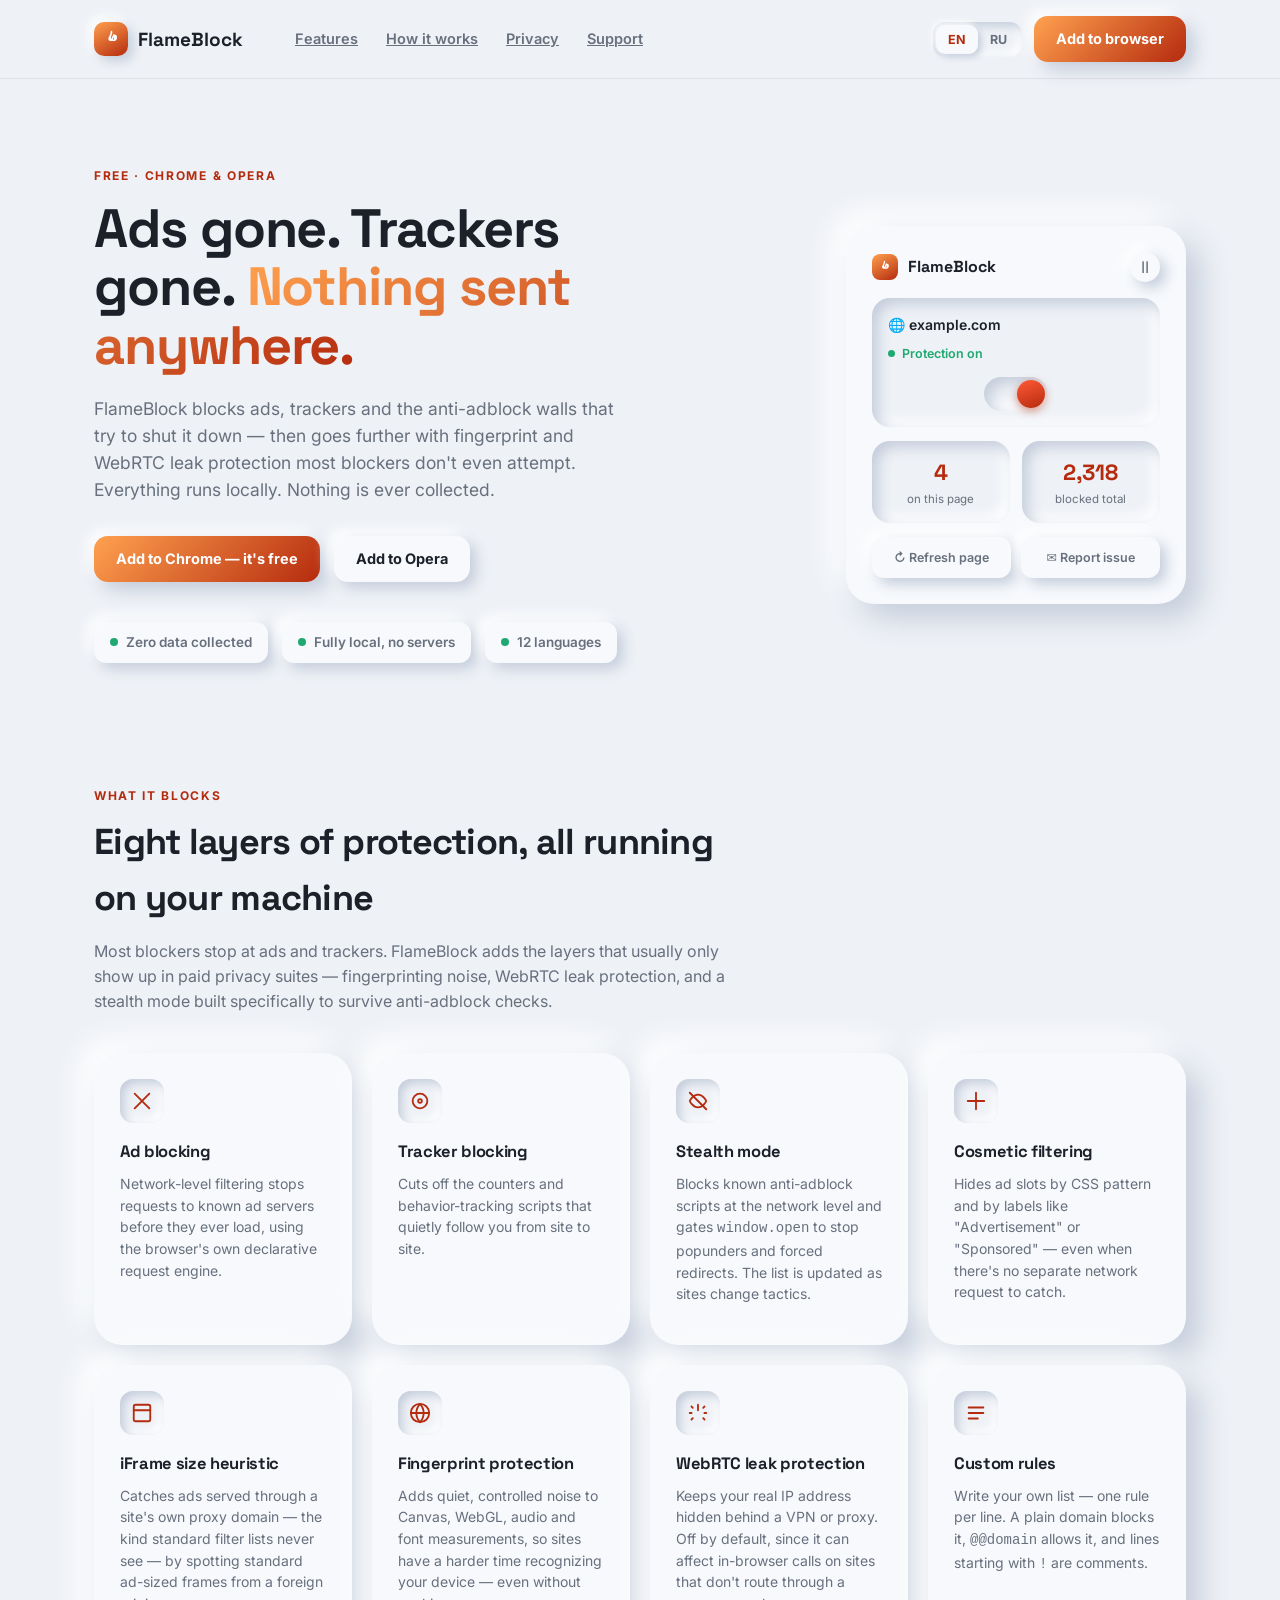
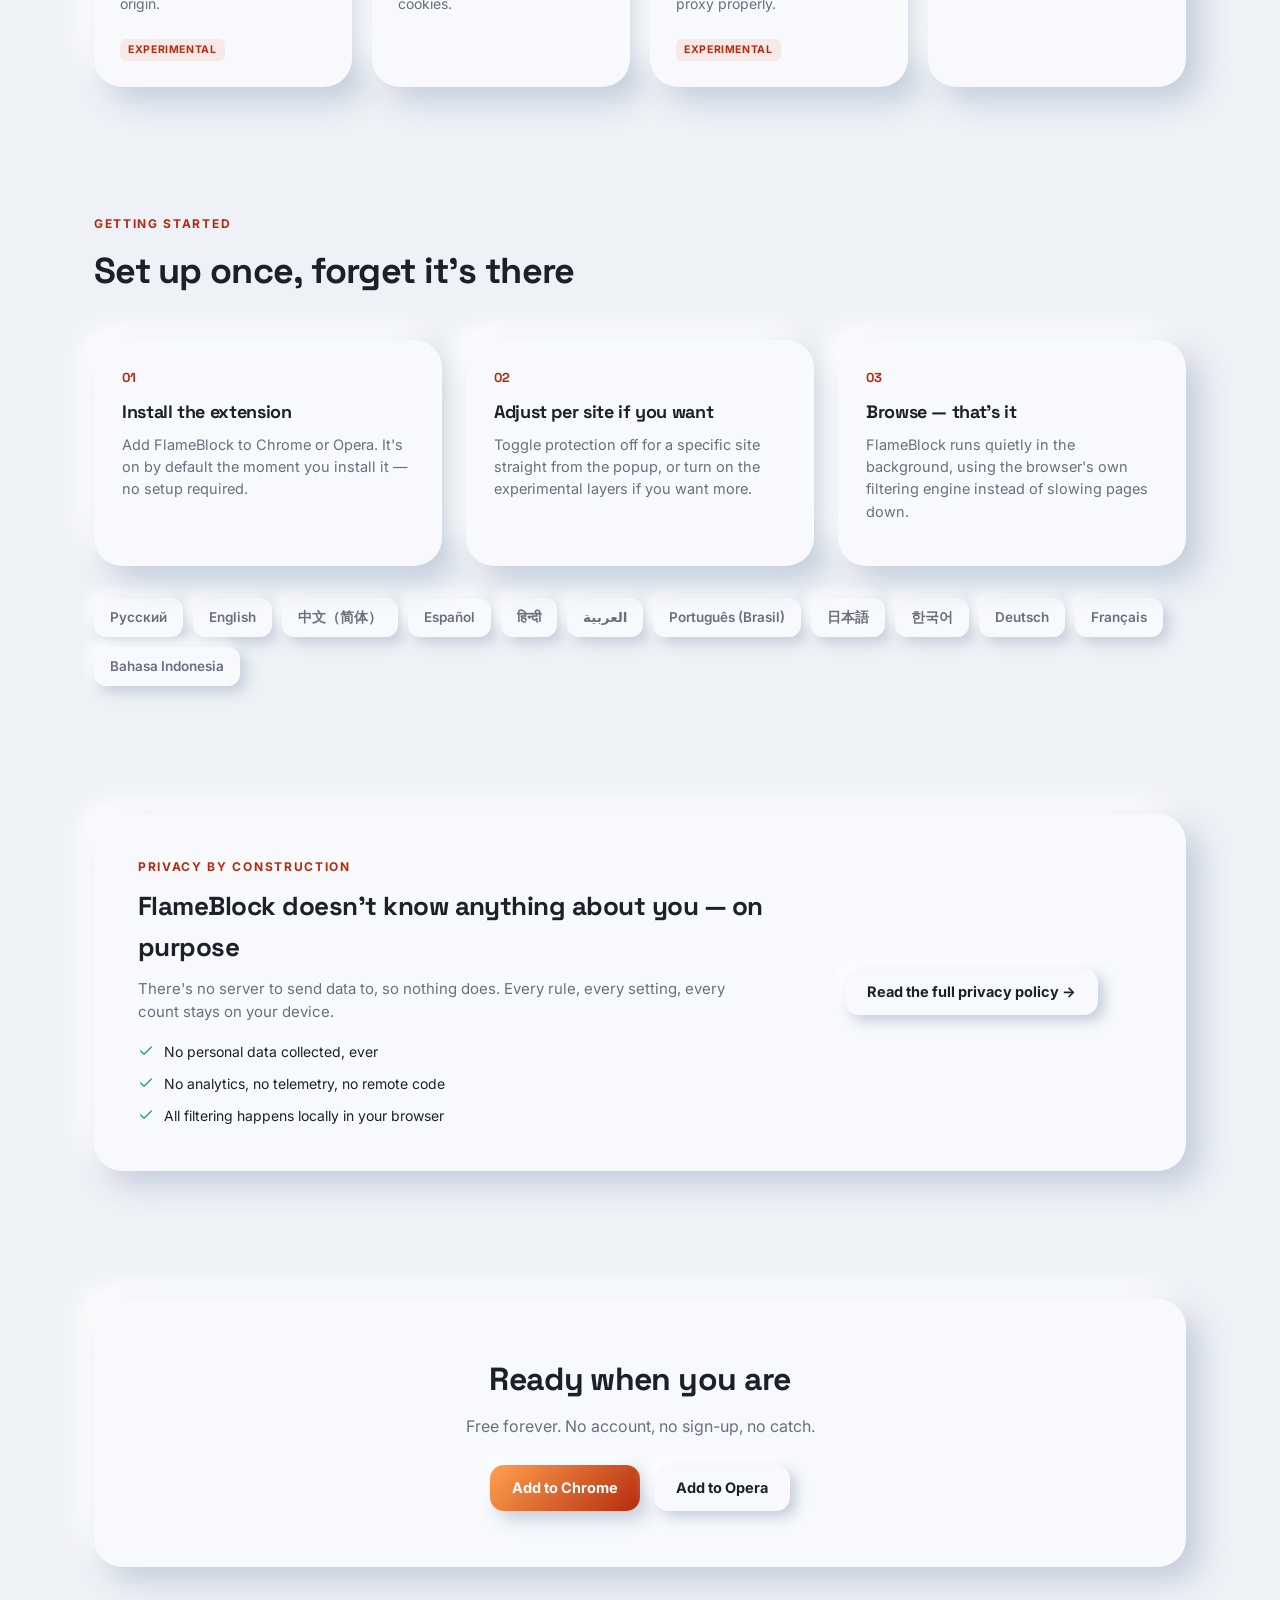
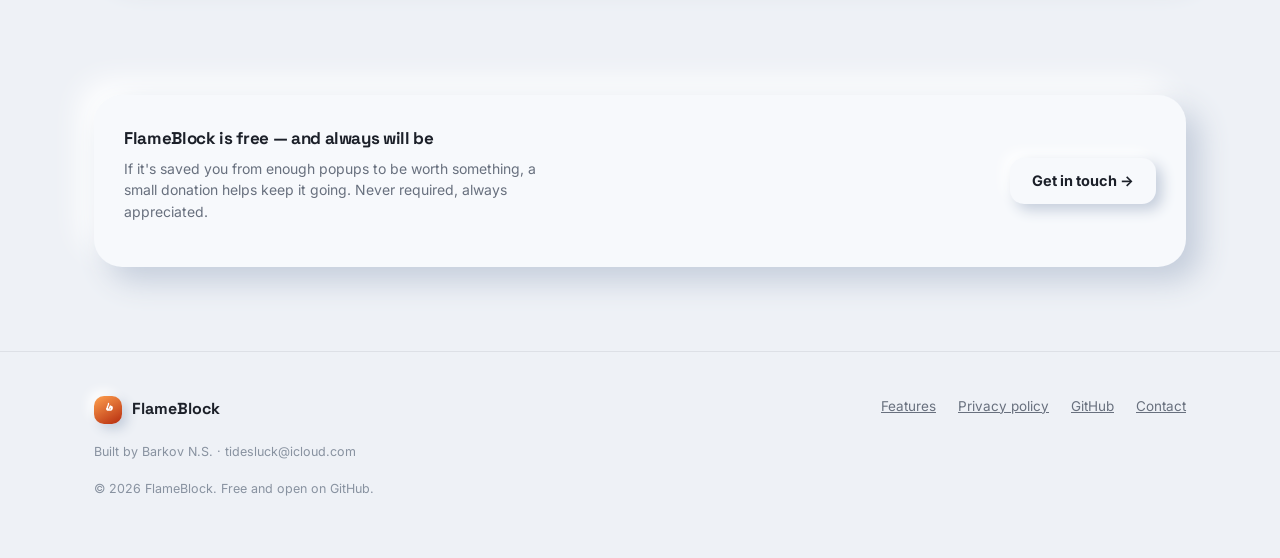
<file: index.html>
<!DOCTYPE html>
<html lang="en">
<head>
<meta name="google-site-verification" content="pNAXgAXlYu5qDllqDVfK1qjOPmd6Jwfdh2osPGioV2M" />
<meta charset="UTF-8">
<title data-i18n="meta.title">FlameBlock — Ad, Tracker &amp; Fingerprint Blocker for Chrome &amp; Opera</title>
<meta name="viewport" content="width=device-width, initial-scale=1.0">
<meta name="description" data-i18n-attr="content:meta.desc" content="FlameBlock blocks ads, trackers, anti-adblock walls and popunders — plus fingerprint and WebRTC leak protection most blockers skip. 100% local, zero data collection, free forever.">
<meta name="keywords" content="ad blocker, tracker blocker, FlameBlock, anti-adblock, fingerprint protection, WebRTC leak, privacy extension, Chrome extension, Opera extension, блокировщик рекламы">
<meta name="theme-color" content="#f04a1c">
<link rel="canonical" href="https://t1desluck.github.io/FlameBlock/">
<link rel="icon" type="image/png" href="image/ICON.png">

<meta property="og:type" content="website">
<meta property="og:title" content="FlameBlock — Ad, Tracker &amp; Fingerprint Blocker">
<meta property="og:description" content="Ads, trackers and anti-adblock walls gone. Fingerprint and WebRTC leak protection built in. 100% local, nothing ever leaves your browser.">
<meta property="og:image" content="image/ICON.png">
<meta property="og:url" content="https://t1desluck.github.io/FlameBlock/">
<meta property="og:locale" content="en_US">
<meta property="og:locale:alternate" content="ru_RU">
<meta name="twitter:card" content="summary">

<link rel="preconnect" href="https://fonts.googleapis.com">
<link rel="preconnect" href="https://fonts.gstatic.com" crossorigin>
<link href="https://fonts.googleapis.com/css2?family=Space+Grotesk:wght@500;600;700&family=Inter:wght@400;500;600;700&display=swap" rel="stylesheet">

<script type="application/ld+json">
{
  "@context": "https://schema.org",
  "@type": "SoftwareApplication",
  "name": "FlameBlock",
  "applicationCategory": "BrowserApplication",
  "operatingSystem": "Chrome, Opera",
  "offers": { "@type": "Offer", "price": "0", "priceCurrency": "USD" },
  "description": "FlameBlock is a free ad, tracker and anti-adblock blocker with built-in fingerprint and WebRTC leak protection. Runs entirely locally and collects no data."
}
</script>

<style>
  :root{
    --bg:#eef1f6;
    --bg-alt:#e6ebf2;
    --surface:#f7f9fc;
    --surface-2:#ffffff;
    --shadow-d:#c4cddb;
    --shadow-l:#ffffff;
    --ink:#1c2029;
    --muted:#68707e;
    --muted-2:#8892a0;
    --flame-1:#ffa14f;
    --flame-2:#f04a1c;
    --flame-3:#b52b0e;
    --green:#1fa971;
    --line:rgba(28,32,41,.08);
    --radius-lg:28px;
    --radius-md:18px;
    --radius-sm:12px;
  }

  *{box-sizing:border-box;}
  html{scroll-behavior:smooth;}
  body{
    margin:0;
    background:var(--bg);
    color:var(--ink);
    font-family:'Inter',system-ui,sans-serif;
    -webkit-font-smoothing:antialiased;
    line-height:1.55;
  }
  h1,h2,h3,.display{
    font-family:'Space Grotesk',system-ui,sans-serif;
    letter-spacing:-0.02em;
    margin:0;
  }
  a{color:inherit;}
  img{max-width:100%;display:block;}
  .wrap{max-width:1140px;margin:0 auto;padding:0 24px;}
  .eyebrow{
    text-transform:uppercase;
    font-size:12px;
    font-weight:700;
    letter-spacing:.14em;
    color:var(--flame-3);
  }

  .neu{
    background:var(--surface);
    border-radius:var(--radius-lg);
    box-shadow: 14px 14px 30px var(--shadow-d), -14px -14px 30px var(--shadow-l);
  }
  .neu-in{
    background:var(--bg);
    border-radius:var(--radius-md);
    box-shadow: inset 6px 6px 14px var(--shadow-d), inset -6px -6px 14px var(--shadow-l);
  }
  .neu-sm{
    background:var(--surface);
    border-radius:var(--radius-sm);
    box-shadow: 6px 6px 14px var(--shadow-d), -6px -6px 14px var(--shadow-l);
  }

  header{
    position:sticky; top:0; z-index:50;
    background:rgba(238,241,246,.82);
    backdrop-filter:blur(10px);
    border-bottom:1px solid var(--line);
  }
  nav{
    display:flex;align-items:center;justify-content:space-between;
    padding:16px 24px; max-width:1140px; margin:0 auto; gap:16px;
  }
  .brand{display:flex;align-items:center;gap:10px;font-weight:700;font-size:19px;font-family:'Space Grotesk',sans-serif;}
  .brand .mark{
    width:34px;height:34px;border-radius:10px;
    background:linear-gradient(150deg,var(--flame-1),var(--flame-3));
    display:flex;align-items:center;justify-content:center;
    box-shadow:5px 5px 12px var(--shadow-d), -5px -5px 12px var(--shadow-l);
    flex:none;
  }
  .brand .mark svg{width:19px;height:19px;}
  nav .links{display:flex;gap:28px;font-size:14.5px;font-weight:600;color:var(--muted);margin-right:auto;margin-left:36px;}
  nav .links a:hover{color:var(--flame-3);}
  @media (max-width:900px){ nav .links{display:none;} }
  .nav-right{display:flex;align-items:center;gap:12px;}
  .btn{
    display:inline-flex;align-items:center;gap:8px;
    padding:12px 22px;border-radius:14px;font-weight:700;font-size:14.5px;
    border:none;cursor:pointer;text-decoration:none;transition:transform .15s ease, box-shadow .15s ease;
    white-space:nowrap;
  }
  .btn-primary{
    color:#fff;
    background:linear-gradient(135deg,var(--flame-1),var(--flame-3));
    box-shadow:8px 8px 18px var(--shadow-d), -6px -6px 14px var(--shadow-l);
  }
  .btn-primary:hover{transform:translateY(-2px);}
  .btn-ghost{
    color:var(--ink); background:var(--surface);
    box-shadow:6px 6px 14px var(--shadow-d), -6px -6px 14px var(--shadow-l);
  }
  .btn-ghost:hover{transform:translateY(-2px);}

  /* language switch */
  .lang-switch{
    display:flex;align-items:center;background:var(--bg);border-radius:12px;
    box-shadow:inset 4px 4px 10px var(--shadow-d), inset -4px -4px 10px var(--shadow-l);
    padding:3px;flex:none;
  }
  .lang-switch button{
    border:none;background:transparent;cursor:pointer;
    font-family:'Inter',sans-serif;font-size:12.5px;font-weight:700;
    padding:7px 12px;border-radius:9px;color:var(--muted);transition:all .15s ease;
  }
  .lang-switch button.active{
    background:var(--surface);color:var(--flame-3);
    box-shadow:3px 3px 7px var(--shadow-d), -3px -3px 7px var(--shadow-l);
  }

  .hero{padding:88px 0 60px;}
  .hero-grid{display:grid;grid-template-columns:1.05fr .95fr;gap:56px;align-items:center;}
  @media (max-width:900px){ .hero-grid{grid-template-columns:1fr;} }
  .hero h1{font-size:clamp(32px,5vw,54px);font-weight:700;line-height:1.08;}
  .hero h1 em{
    font-style:normal;
    background:linear-gradient(135deg,var(--flame-1),var(--flame-3));
    -webkit-background-clip:text;background-clip:text;color:transparent;
  }
  .hero p.lead{margin-top:20px;font-size:17.5px;color:var(--muted);max-width:52ch;}
  .hero-ctas{display:flex;gap:14px;margin-top:32px;flex-wrap:wrap;}

  .trust{display:flex;gap:14px;margin-top:40px;flex-wrap:wrap;}
  .trust .pill{
    display:flex;align-items:center;gap:8px;padding:10px 16px;
    font-size:13.5px;font-weight:600;color:var(--muted);
  }
  .trust .dot{width:8px;height:8px;border-radius:50%;background:var(--green);flex:none;}

  .mock{padding:26px;width:100%;max-width:340px;margin-left:auto;}
  @media (max-width:900px){ .mock{margin:0 auto;} }
  .mock-top{display:flex;align-items:center;justify-content:space-between;margin-bottom:16px;}
  .mock-brand{display:flex;align-items:center;gap:10px;font-weight:700;font-family:'Space Grotesk',sans-serif;}
  .mock-brand .flame-ico{width:26px;height:26px;border-radius:8px;background:linear-gradient(150deg,var(--flame-1),var(--flame-3));display:flex;align-items:center;justify-content:center;}
  .mock-brand .flame-ico svg{width:15px;height:15px;}
  .mock-pause{width:30px;height:30px;border-radius:50%;display:flex;align-items:center;justify-content:center;color:var(--muted);}
  .mock-site{padding:16px;margin-bottom:14px;}
  .mock-site .url{display:flex;align-items:center;gap:8px;font-weight:600;font-size:14px;}
  .mock-site .status{display:flex;align-items:center;gap:7px;font-size:12.5px;color:var(--green);font-weight:600;margin-top:8px;}
  .mock-site .status .dot{width:7px;height:7px;border-radius:50%;background:var(--green);}
  .toggle-row{display:flex;justify-content:center;margin-top:14px;}
  .toggle{width:64px;height:34px;border-radius:20px;position:relative;}
  .toggle .knob{
    position:absolute;top:3px;right:3px;width:28px;height:28px;border-radius:50%;
    background:linear-gradient(160deg,#ff5a36,var(--flame-3));
    box-shadow:0 3px 8px rgba(181,43,14,.5);
    animation:breathe 3.2s ease-in-out infinite;
  }
  @keyframes breathe{0%,100%{transform:scale(1);}50%{transform:scale(1.07);}}
  .mock-stats{display:grid;grid-template-columns:1fr 1fr;gap:12px;margin-bottom:14px;}
  .mock-stats .stat{padding:14px;text-align:center;}
  .mock-stats .num{font-family:'Space Grotesk',sans-serif;font-size:22px;font-weight:700;color:var(--flame-3);}
  .mock-stats .lbl{font-size:11.5px;color:var(--muted);margin-top:2px;}
  .mock-foot{display:grid;grid-template-columns:1fr 1fr;gap:10px;}
  .mock-foot .b{padding:11px;text-align:center;font-size:12.5px;font-weight:600;color:var(--muted);}

  section{padding:64px 0;}
  .section-head{max-width:640px;margin-bottom:40px;}
  .section-head h2{font-size:clamp(26px,3.4vw,36px);font-weight:700;margin-top:10px;}
  .section-head p{color:var(--muted);margin-top:12px;font-size:16px;}

  .grid8{display:grid;grid-template-columns:repeat(4,1fr);gap:20px;}
  @media (max-width:920px){ .grid8{grid-template-columns:repeat(2,1fr);} }
  @media (max-width:560px){ .grid8{grid-template-columns:1fr;} }
  .fcard{padding:26px;}
  .fcard .ic{width:44px;height:44px;border-radius:13px;display:flex;align-items:center;justify-content:center;margin-bottom:16px;background:var(--bg);box-shadow:inset 4px 4px 10px var(--shadow-d), inset -4px -4px 10px var(--shadow-l);}
  .fcard .ic svg{width:22px;height:22px;stroke:var(--flame-3);}
  .fcard h3{font-size:16.5px;font-weight:700;}
  .fcard p{font-size:14px;color:var(--muted);margin-top:8px;}
  .fcard .tag{display:inline-block;margin-top:10px;font-size:10.5px;font-weight:700;letter-spacing:.06em;text-transform:uppercase;color:var(--flame-3);background:rgba(240,74,28,.09);padding:3px 8px;border-radius:6px;}

  .steps{display:grid;grid-template-columns:repeat(3,1fr);gap:24px;}
  @media (max-width:820px){ .steps{grid-template-columns:1fr;} }
  .step{padding:28px;position:relative;}
  .step .n{font-family:'Space Grotesk',sans-serif;font-size:13px;font-weight:700;color:var(--flame-3);}
  .step h3{margin-top:10px;font-size:18px;font-weight:700;}
  .step p{margin-top:8px;color:var(--muted);font-size:14.5px;}

  .langs{display:flex;flex-wrap:wrap;gap:10px;}
  .lang-chip{padding:9px 16px;font-size:13.5px;font-weight:600;color:var(--muted);}

  .privacy-band{padding:44px;display:grid;grid-template-columns:1.3fr .7fr;gap:32px;align-items:center;}
  @media (max-width:820px){ .privacy-band{grid-template-columns:1fr;} }
  .privacy-band h2{font-size:26px;font-weight:700;}
  .privacy-band p{color:var(--muted);margin-top:10px;font-size:15px;}
  .privacy-list{list-style:none;padding:0;margin:18px 0 0;display:flex;flex-direction:column;gap:10px;}
  .privacy-list li{display:flex;gap:10px;align-items:flex-start;font-size:14px;color:var(--ink);}
  .privacy-list svg{flex:none;width:16px;height:16px;margin-top:2px;stroke:var(--green);}

  .support{padding:30px;display:flex;align-items:center;justify-content:space-between;gap:20px;flex-wrap:wrap;}
  .support h3{font-size:17px;font-weight:700;}
  .support p{color:var(--muted);font-size:14px;margin-top:6px;max-width:48ch;}

  footer{padding:44px 0 60px;border-top:1px solid var(--line);margin-top:20px;}
  .foot-grid{display:flex;justify-content:space-between;align-items:flex-start;gap:24px;flex-wrap:wrap;}
  .foot-links{display:flex;gap:22px;font-size:13.5px;color:var(--muted);flex-wrap:wrap;}
  .foot-links a:hover{color:var(--flame-3);}
  .foot-small{font-size:12.5px;color:var(--muted-2);margin-top:18px;}

  @media (prefers-reduced-motion: reduce){
    *{animation-duration:0.001ms !important; animation-iteration-count:1 !important; transition-duration:0.001ms !important;}
  }
</style>
</head>
<body>

<header>
  <nav>
    <div class="brand">
      <span class="mark">
        <svg viewBox="0 0 24 24" fill="none" stroke="#fff" stroke-width="2" stroke-linecap="round" stroke-linejoin="round"><path d="M12 2c1 3-2 4-2 7a4 4 0 1 0 8 0c0-1-1-2-1-2 1 4-1 5-1 5 1-3-1-4-1-6 0 2-2 3-2 5a2 2 0 1 1-3-1.8C10.5 8 12 6 12 2z"/></svg>
      </span>
      FlameBlock
    </div>
    <div class="links">
      <a href="#features" data-i18n="nav.features">Features</a>
      <a href="#how" data-i18n="nav.how">How it works</a>
      <a href="#privacy" data-i18n="nav.privacy">Privacy</a>
      <a href="#support" data-i18n="nav.support">Support</a>
    </div>
    <div class="nav-right">
      <div class="lang-switch" role="group" aria-label="Language">
        <button type="button" data-set-lang="en">EN</button>
        <button type="button" data-set-lang="ru">RU</button>
      </div>
      <a class="btn btn-primary" href="#download" data-i18n="nav.cta">Add to browser</a>
    </div>
  </nav>
</header>

<main>
  <section class="hero">
    <div class="wrap hero-grid">
      <div>
        <div class="eyebrow" data-i18n="hero.eyebrow">Free · Chrome &amp; Opera</div>
        <h1 style="margin-top:14px;" data-i18n="hero.h1">Ads gone. Trackers gone. <em>Nothing sent anywhere.</em></h1>
        <p class="lead" data-i18n="hero.lead">FlameBlock blocks ads, trackers and the anti-adblock walls that try to shut it down — then goes further with fingerprint and WebRTC leak protection most blockers don't even attempt. Everything runs locally. Nothing is ever collected.</p>
        <div class="hero-ctas">
          <a class="btn btn-primary" href="#download" data-i18n="hero.cta1">Add to Chrome — it's free</a>
          <a class="btn btn-ghost" href="#download" data-i18n="hero.cta2">Add to Opera</a>
        </div>
        <div class="trust">
          <div class="neu-sm pill"><span class="dot"></span><span data-i18n="trust.1">Zero data collected</span></div>
          <div class="neu-sm pill"><span class="dot"></span><span data-i18n="trust.2">Fully local, no servers</span></div>
          <div class="neu-sm pill"><span class="dot"></span><span data-i18n="trust.3">12 languages</span></div>
        </div>
      </div>

      <div class="neu mock">
        <div class="mock-top">
          <div class="mock-brand">
            <span class="flame-ico"><svg viewBox="0 0 24 24" fill="none" stroke="#fff" stroke-width="2" stroke-linecap="round" stroke-linejoin="round"><path d="M12 2c1 3-2 4-2 7a4 4 0 1 0 8 0c0-1-1-2-1-2 1 4-1 5-1 5 1-3-1-4-1-6 0 2-2 3-2 5a2 2 0 1 1-3-1.8C10.5 8 12 6 12 2z"/></svg></span>
            FlameBlock
          </div>
          <div class="neu-sm mock-pause">II</div>
        </div>
        <div class="neu-in mock-site">
          <div class="url">🌐 example.com</div>
          <div class="status"><span class="dot"></span><span data-i18n="mock.status">Protection on</span></div>
          <div class="toggle-row">
            <div class="neu-in toggle"><div class="knob"></div></div>
          </div>
        </div>
        <div class="mock-stats">
          <div class="neu-in stat"><div class="num">4</div><div class="lbl" data-i18n="mock.stat1">on this page</div></div>
          <div class="neu-in stat"><div class="num">2,318</div><div class="lbl" data-i18n="mock.stat2">blocked total</div></div>
        </div>
        <div class="mock-foot">
          <div class="neu-sm b" data-i18n="mock.refresh">↻ Refresh page</div>
          <div class="neu-sm b" data-i18n="mock.report">✉ Report issue</div>
        </div>
      </div>
    </div>
  </section>

  <section id="features">
    <div class="wrap">
      <div class="section-head">
        <div class="eyebrow" data-i18n="features.eyebrow">What it blocks</div>
        <h2 data-i18n="features.h2">Eight layers of protection, all running on your machine</h2>
        <p data-i18n="features.p">Most blockers stop at ads and trackers. FlameBlock adds the layers that usually only show up in paid privacy suites — fingerprinting noise, WebRTC leak protection, and a stealth mode built specifically to survive anti-adblock checks.</p>
      </div>

      <div class="grid8">
        <div class="neu fcard">
          <div class="ic"><svg viewBox="0 0 24 24" fill="none" stroke-width="2" stroke-linecap="round" stroke-linejoin="round"><path d="M4 4l16 16M20 4L4 20"/></svg></div>
          <h3 data-i18n="f1.title">Ad blocking</h3>
          <p data-i18n="f1.desc">Network-level filtering stops requests to known ad servers before they ever load, using the browser's own declarative request engine.</p>
        </div>
        <div class="neu fcard">
          <div class="ic"><svg viewBox="0 0 24 24" fill="none" stroke-width="2" stroke-linecap="round" stroke-linejoin="round"><circle cx="12" cy="12" r="8"/><circle cx="12" cy="12" r="2"/></svg></div>
          <h3 data-i18n="f2.title">Tracker blocking</h3>
          <p data-i18n="f2.desc">Cuts off the counters and behavior-tracking scripts that quietly follow you from site to site.</p>
        </div>
        <div class="neu fcard">
          <div class="ic"><svg viewBox="0 0 24 24" fill="none" stroke-width="2" stroke-linecap="round" stroke-linejoin="round"><path d="M3 12s3-7 9-7 9 7 9 7-3 7-9 7-9-7-9-7z"/><path d="M3 3l18 18"/></svg></div>
          <h3 data-i18n="f3.title">Stealth mode</h3>
          <p data-i18n="f3.desc">Blocks known anti-adblock scripts at the network level and gates <code>window.open</code> to stop popunders and forced redirects. The list is updated as sites change tactics.</p>
        </div>
        <div class="neu fcard">
          <div class="ic"><svg viewBox="0 0 24 24" fill="none" stroke-width="2" stroke-linecap="round" stroke-linejoin="round"><path d="M12 3v18M3 12h18"/></svg></div>
          <h3 data-i18n="f4.title">Cosmetic filtering</h3>
          <p data-i18n="f4.desc">Hides ad slots by CSS pattern and by labels like "Advertisement" or "Sponsored" — even when there's no separate network request to catch.</p>
        </div>
        <div class="neu fcard">
          <div class="ic"><svg viewBox="0 0 24 24" fill="none" stroke-width="2" stroke-linecap="round" stroke-linejoin="round"><rect x="3" y="3" width="18" height="18" rx="2"/><path d="M3 9h18"/></svg></div>
          <h3 data-i18n="f5.title">iFrame size heuristic</h3>
          <p data-i18n="f5.desc">Catches ads served through a site's own proxy domain — the kind standard filter lists never see — by spotting standard ad-sized frames from a foreign origin.</p>
          <span class="tag" data-i18n="tag.experimental">Experimental</span>
        </div>
        <div class="neu fcard">
          <div class="ic"><svg viewBox="0 0 24 24" fill="none" stroke-width="2" stroke-linecap="round" stroke-linejoin="round"><path d="M12 2a10 10 0 100 20 10 10 0 000-20z"/><path d="M2 12h20M12 2c2.5 2.7 4 6.3 4 10s-1.5 7.3-4 10c-2.5-2.7-4-6.3-4-10s1.5-7.3 4-10z"/></svg></div>
          <h3 data-i18n="f6.title">Fingerprint protection</h3>
          <p data-i18n="f6.desc">Adds quiet, controlled noise to Canvas, WebGL, audio and font measurements, so sites have a harder time recognizing your device — even without cookies.</p>
        </div>
        <div class="neu fcard">
          <div class="ic"><svg viewBox="0 0 24 24" fill="none" stroke-width="2" stroke-linecap="round" stroke-linejoin="round"><path d="M12 3v6M5 12H3M21 12h-2M6.3 6.3L4.9 4.9M17.7 6.3l1.4-1.4M6.3 17.7l-1.4 1.4M17.7 17.7l1.4 1.4"/></svg></div>
          <h3 data-i18n="f7.title">WebRTC leak protection</h3>
          <p data-i18n="f7.desc">Keeps your real IP address hidden behind a VPN or proxy. Off by default, since it can affect in-browser calls on sites that don't route through a proxy properly.</p>
          <span class="tag" data-i18n="tag.experimental">Experimental</span>
        </div>
        <div class="neu fcard">
          <div class="ic"><svg viewBox="0 0 24 24" fill="none" stroke-width="2" stroke-linecap="round" stroke-linejoin="round"><path d="M4 6h16M4 12h16M4 18h10"/></svg></div>
          <h3 data-i18n="f8.title">Custom rules</h3>
          <p data-i18n="f8.desc">Write your own list — one rule per line. A plain domain blocks it, <code>@@domain</code> allows it, and lines starting with <code>!</code> are comments.</p>
        </div>
      </div>
    </div>
  </section>

  <section id="how">
    <div class="wrap">
      <div class="section-head">
        <div class="eyebrow" data-i18n="how.eyebrow">Getting started</div>
        <h2 data-i18n="how.h2">Set up once, forget it's there</h2>
      </div>
      <div class="steps">
        <div class="neu step">
          <div class="n">01</div>
          <h3 data-i18n="step1.title">Install the extension</h3>
          <p data-i18n="step1.desc">Add FlameBlock to Chrome or Opera. It's on by default the moment you install it — no setup required.</p>
        </div>
        <div class="neu step">
          <div class="n">02</div>
          <h3 data-i18n="step2.title">Adjust per site if you want</h3>
          <p data-i18n="step2.desc">Toggle protection off for a specific site straight from the popup, or turn on the experimental layers if you want more.</p>
        </div>
        <div class="neu step">
          <div class="n">03</div>
          <h3 data-i18n="step3.title">Browse — that's it</h3>
          <p data-i18n="step3.desc">FlameBlock runs quietly in the background, using the browser's own filtering engine instead of slowing pages down.</p>
        </div>
      </div>

      <div class="langs" style="margin-top:32px;">
        <div class="lang-chip neu-sm">Русский</div>
        <div class="lang-chip neu-sm">English</div>
        <div class="lang-chip neu-sm">中文（简体）</div>
        <div class="lang-chip neu-sm">Español</div>
        <div class="lang-chip neu-sm">हिन्दी</div>
        <div class="lang-chip neu-sm">العربية</div>
        <div class="lang-chip neu-sm">Português (Brasil)</div>
        <div class="lang-chip neu-sm">日本語</div>
        <div class="lang-chip neu-sm">한국어</div>
        <div class="lang-chip neu-sm">Deutsch</div>
        <div class="lang-chip neu-sm">Français</div>
        <div class="lang-chip neu-sm">Bahasa Indonesia</div>
      </div>
    </div>
  </section>

  <section id="privacy">
    <div class="wrap">
      <div class="neu privacy-band">
        <div>
          <div class="eyebrow" data-i18n="privacy.eyebrow">Privacy by construction</div>
          <h2 style="margin-top:10px;" data-i18n="privacy.h2">FlameBlock doesn't know anything about you — on purpose</h2>
          <p data-i18n="privacy.p">There's no server to send data to, so nothing does. Every rule, every setting, every count stays on your device.</p>
          <ul class="privacy-list">
            <li><svg viewBox="0 0 24 24" fill="none" stroke-width="2" stroke-linecap="round" stroke-linejoin="round"><polyline points="20 6 9 17 4 12"/></svg><span data-i18n="privacy.li1">No personal data collected, ever</span></li>
            <li><svg viewBox="0 0 24 24" fill="none" stroke-width="2" stroke-linecap="round" stroke-linejoin="round"><polyline points="20 6 9 17 4 12"/></svg><span data-i18n="privacy.li2">No analytics, no telemetry, no remote code</span></li>
            <li><svg viewBox="0 0 24 24" fill="none" stroke-width="2" stroke-linecap="round" stroke-linejoin="round"><polyline points="20 6 9 17 4 12"/></svg><span data-i18n="privacy.li3">All filtering happens locally in your browser</span></li>
          </ul>
        </div>
        <div style="text-align:center;">
          <a class="btn btn-ghost" href="privacy.html" data-i18n="privacy.cta">Read the full privacy policy →</a>
        </div>
      </div>
    </div>
  </section>

  <section id="download">
    <div class="wrap" style="text-align:center;">
      <div class="neu" style="padding:56px 32px;">
        <h2 style="font-size:clamp(24px,3.4vw,32px);font-weight:700;" data-i18n="download.h2">Ready when you are</h2>
        <p style="color:var(--muted);margin-top:10px;" data-i18n="download.p">Free forever. No account, no sign-up, no catch.</p>
        <div class="hero-ctas" style="justify-content:center;margin-top:26px;">
          <!-- TODO: replace # with the live Chrome Web Store listing URL -->
          <a class="btn btn-primary" href="https://chromewebstore.google.com/detail/bodhfehapbebidhnabmcnhfopfkoefne?utm_source=item-share-cb" data-i18n="download.cta1">Add to Chrome</a>
          <!-- TODO: replace # with the live Opera addons listing URL -->
          <a class="btn btn-ghost" href="#" data-i18n="download.cta2">Add to Opera</a>
        </div>
      </div>
    </div>
  </section>

  <section id="support">
    <div class="wrap">
      <div class="neu support">
        <div>
          <h3 data-i18n="support.h3">FlameBlock is free — and always will be</h3>
          <p data-i18n="support.p">If it's saved you from enough popups to be worth something, a small donation helps keep it going. Never required, always appreciated.</p>
        </div>
        <a class="btn btn-ghost" href="mailto:tidesluck@icloud.com" data-i18n="support.cta">Get in touch →</a>
      </div>
    </div>
  </section>
</main>

<footer>
  <div class="wrap foot-grid">
    <div>
      <div class="brand" style="font-size:16px;">
        <span class="mark" style="width:28px;height:28px;">
          <svg viewBox="0 0 24 24" fill="none" stroke="#fff" stroke-width="2" stroke-linecap="round" stroke-linejoin="round" style="width:15px;height:15px;"><path d="M12 2c1 3-2 4-2 7a4 4 0 1 0 8 0c0-1-1-2-1-2 1 4-1 5-1 5 1-3-1-4-1-6 0 2-2 3-2 5a2 2 0 1 1-3-1.8C10.5 8 12 6 12 2z"/></svg>
        </span>
        FlameBlock
      </div>
      <div class="foot-small" data-i18n="footer.built">Built by Barkov N.S. · tidesluck@icloud.com</div>
    </div>
    <div class="foot-links">
      <a href="#features" data-i18n="footer.features">Features</a>
      <a href="privacy.html" data-i18n="footer.privacy">Privacy policy</a>
      <a href="https://github.com/T1desLuck/FlameBlock" data-i18n="footer.github">GitHub</a>
      <a href="mailto:tidesluck@icloud.com" data-i18n="footer.contact">Contact</a>
    </div>
  </div>
  <div class="wrap foot-small">© <span id="year"></span> FlameBlock. <span data-i18n="footer.copy">Free and open on GitHub.</span></div>
</footer>

<script>
(function(){
  var dict = {
    "meta.title": {
      en: "FlameBlock — Ad, Tracker & Fingerprint Blocker for Chrome & Opera",
      ru: "FlameBlock — блокировщик рекламы, трекеров и отпечатка браузера для Chrome и Opera"
    },
    "meta.desc": {
      en: "FlameBlock blocks ads, trackers, anti-adblock walls and popunders — plus fingerprint and WebRTC leak protection most blockers skip. 100% local, zero data collection, free forever.",
      ru: "FlameBlock блокирует рекламу, трекеры, антиадблок-заглушки и попандеры, а также защищает от отпечатка браузера и утечек WebRTC. Всё локально, без сбора данных, бесплатно навсегда."
    },
    "nav.features": {en:"Features", ru:"Функции"},
    "nav.how": {en:"How it works", ru:"Как это работает"},
    "nav.privacy": {en:"Privacy", ru:"Приватность"},
    "nav.support": {en:"Support", ru:"Поддержать"},
    "nav.cta": {en:"Add to browser", ru:"Добавить в браузер"},
    "hero.eyebrow": {en:"Free · Chrome &amp; Opera", ru:"Бесплатно · Chrome и Opera"},
    "hero.h1": {
      en:"Ads gone. Trackers gone. <em>Nothing sent anywhere.</em>",
      ru:"Реклама исчезла. Трекеры исчезли. <em>Ничего никуда не уходит.</em>"
    },
    "hero.lead": {
      en:"FlameBlock blocks ads, trackers and the anti-adblock walls that try to shut it down — then goes further with fingerprint and WebRTC leak protection most blockers don't even attempt. Everything runs locally. Nothing is ever collected.",
      ru:"FlameBlock блокирует рекламу, трекеры и антиадблок-заглушки, а затем идёт дальше — с защитой от отпечатка браузера и утечек WebRTC, которых почти нет у других блокировщиков. Всё работает локально. Ничего не собирается."
    },
    "hero.cta1": {en:"Add to Chrome — it's free", ru:"Добавить в Chrome — бесплатно"},
    "hero.cta2": {en:"Add to Opera", ru:"Добавить в Opera"},
    "trust.1": {en:"Zero data collected", ru:"Ноль собранных данных"},
    "trust.2": {en:"Fully local, no servers", ru:"Полностью локально, без серверов"},
    "trust.3": {en:"12 languages", ru:"12 языков"},
    "mock.status": {en:"Protection on", ru:"Защита включена"},
    "mock.stat1": {en:"on this page", ru:"на странице"},
    "mock.stat2": {en:"blocked total", ru:"заблокировано всего"},
    "mock.refresh": {en:"↻ Refresh page", ru:"↻ Обновить страницу"},
    "mock.report": {en:"✉ Report issue", ru:"✉ Сообщить о проблеме"},
    "features.eyebrow": {en:"What it blocks", ru:"Что блокируется"},
    "features.h2": {en:"Eight layers of protection, all running on your machine", ru:"Восемь уровней защиты — все работают на вашем устройстве"},
    "features.p": {
      en:"Most blockers stop at ads and trackers. FlameBlock adds the layers that usually only show up in paid privacy suites — fingerprinting noise, WebRTC leak protection, and a stealth mode built specifically to survive anti-adblock checks.",
      ru:"Большинство блокировщиков останавливаются на рекламе и трекерах. FlameBlock добавляет то, что обычно встречается только в платных инструментах приватности — шум для отпечатка браузера, защиту от утечек WebRTC и стелс-режим, созданный специально для того, чтобы выживать при проверках антиадблока."
    },
    "f1.title": {en:"Ad blocking", ru:"Блокировка рекламы"},
    "f1.desc": {en:"Network-level filtering stops requests to known ad servers before they ever load, using the browser's own declarative request engine.", ru:"Сетевая фильтрация останавливает запросы к известным рекламным серверам ещё до загрузки — с помощью встроенного движка самого браузера."},
    "f2.title": {en:"Tracker blocking", ru:"Блокировка трекеров"},
    "f2.desc": {en:"Cuts off the counters and behavior-tracking scripts that quietly follow you from site to site.", ru:"Отключает счётчики и скрипты слежения за поведением, которые незаметно следуют за вами от сайта к сайту."},
    "f3.title": {en:"Stealth mode", ru:"Стелс-режим"},
    "f3.desc": {en:"Blocks known anti-adblock scripts at the network level and gates <code>window.open</code> to stop popunders and forced redirects. The list is updated as sites change tactics.", ru:"Блокирует известные анти-adblock скрипты на сетевом уровне и ограничивает <code>window.open</code>, чтобы остановить попандеры и принудительные редиректы. Список обновляется по мере того, как сайты меняют тактику."},
    "f4.title": {en:"Cosmetic filtering", ru:"Косметическая фильтрация"},
    "f4.desc": {en:"Hides ad slots by CSS pattern and by labels like \"Advertisement\" or \"Sponsored\" — even when there's no separate network request to catch.", ru:"Скрывает рекламные блоки по CSS-паттернам и меткам вроде «Реклама» или «Sponsored» — даже если отдельного сетевого запроса нет."},
    "f5.title": {en:"iFrame size heuristic", ru:"Эвристика по размеру iframe"},
    "f5.desc": {en:"Catches ads served through a site's own proxy domain — the kind standard filter lists never see — by spotting standard ad-sized frames from a foreign origin.", ru:"Ловит рекламу, которая идёт через собственный прокси-домен сайта — то, что обычные списки не видят — по стандартным рекламным размерам iframe с чужого домена."},
    "f6.title": {en:"Fingerprint protection", ru:"Защита от отпечатка браузера"},
    "f6.desc": {en:"Adds quiet, controlled noise to Canvas, WebGL, audio and font measurements, so sites have a harder time recognizing your device — even without cookies.", ru:"Добавляет незаметный контролируемый шум в Canvas, WebGL, звук и измерение шрифтов — сайтам сложнее узнать ваше устройство, даже без cookies."},
    "f7.title": {en:"WebRTC leak protection", ru:"Защита от утечки WebRTC"},
    "f7.desc": {en:"Keeps your real IP address hidden behind a VPN or proxy. Off by default, since it can affect in-browser calls on sites that don't route through a proxy properly.", ru:"Скрывает настоящий IP-адрес за VPN или прокси. Выключено по умолчанию — может мешать видеозвонкам в браузере на сайтах, которые не умеют правильно работать через прокси."},
    "f8.title": {en:"Custom rules", ru:"Свои правила"},
    "f8.desc": {en:"Write your own list — one rule per line. A plain domain blocks it, <code>@@domain</code> allows it, and lines starting with <code>!</code> are comments.", ru:"Пишите собственный список — одно правило на строку. Просто домен блокирует его, <code>@@домен</code> — явно разрешает, а строки с <code>!</code> — это комментарии."},
    "tag.experimental": {en:"Experimental", ru:"Экспериментально"},
    "how.eyebrow": {en:"Getting started", ru:"Начало работы"},
    "how.h2": {en:"Set up once, forget it's there", ru:"Настройте один раз — и забудьте, что оно есть"},
    "step1.title": {en:"Install the extension", ru:"Установите расширение"},
    "step1.desc": {en:"Add FlameBlock to Chrome or Opera. It's on by default the moment you install it — no setup required.", ru:"Добавьте FlameBlock в Chrome или Opera. Оно включено сразу после установки — ничего настраивать не нужно."},
    "step2.title": {en:"Adjust per site if you want", ru:"При желании настройте под сайт"},
    "step2.desc": {en:"Toggle protection off for a specific site straight from the popup, or turn on the experimental layers if you want more.", ru:"Отключайте защиту для конкретного сайта прямо из попапа или включайте экспериментальные функции, если хотите больше контроля."},
    "step3.title": {en:"Browse — that's it", ru:"Просто пользуйтесь — и всё"},
    "step3.desc": {en:"FlameBlock runs quietly in the background, using the browser's own filtering engine instead of slowing pages down.", ru:"FlameBlock работает тихо в фоне, используя собственный движок фильтрации браузера, а не замедляя страницы."},
    "privacy.eyebrow": {en:"Privacy by construction", ru:"Приватность по устройству"},
    "privacy.h2": {en:"FlameBlock doesn't know anything about you — on purpose", ru:"FlameBlock ничего о вас не знает — и это осознанный выбор"},
    "privacy.p": {en:"There's no server to send data to, so nothing does. Every rule, every setting, every count stays on your device.", ru:"Отправлять данные некуда — сервера просто нет. Все правила, настройки и счётчики остаются только на вашем устройстве."},
    "privacy.li1": {en:"No personal data collected, ever", ru:"Никакие личные данные не собираются — никогда"},
    "privacy.li2": {en:"No analytics, no telemetry, no remote code", ru:"Нет аналитики, нет телеметрии, нет удалённого кода"},
    "privacy.li3": {en:"All filtering happens locally in your browser", ru:"Вся фильтрация происходит локально в вашем браузере"},
    "privacy.cta": {en:"Read the full privacy policy →", ru:"Читать полную политику конфиденциальности →"},
    "download.h2": {en:"Ready when you are", ru:"Готовы начать?"},
    "download.p": {en:"Free forever. No account, no sign-up, no catch.", ru:"Бесплатно навсегда. Без аккаунта, без регистрации, без подвоха."},
    "download.cta1": {en:"Add to Chrome", ru:"Добавить в Chrome"},
    "download.cta2": {en:"Add to Opera", ru:"Добавить в Opera"},
    "support.h3": {en:"FlameBlock is free — and always will be", ru:"FlameBlock бесплатен — и таким останется"},
    "support.p": {en:"If it's saved you from enough popups to be worth something, a small donation helps keep it going. Never required, always appreciated.", ru:"Если расширение избавило вас от достаточного числа всплывающих окон, чтобы это чего-то стоило — небольшой донат поможет проекту жить. Никогда не обязательно, но всегда приятно."},
    "support.cta": {en:"Get in touch →", ru:"Написать →"},
    "footer.built": {en:"Built by Barkov N.S. · tidesluck@icloud.com", ru:"Сделано Барковым Н.С. · tidesluck@icloud.com"},
    "footer.features": {en:"Features", ru:"Функции"},
    "footer.privacy": {en:"Privacy policy", ru:"Политика конфиденциальности"},
    "footer.github": {en:"GitHub", ru:"GitHub"},
    "footer.contact": {en:"Contact", ru:"Контакты"},
    "footer.copy": {en:"Free and open on GitHub.", ru:"Бесплатно и открыто на GitHub."}
  };

  function applyLang(lang){
    document.documentElement.lang = lang;
    document.querySelectorAll('[data-i18n]').forEach(function(el){
      var key = el.getAttribute('data-i18n');
      if (dict[key] && dict[key][lang] !== undefined){
        el.innerHTML = dict[key][lang];
      }
    });
    var meta = document.querySelector('meta[name="description"]');
    if (meta && dict['meta.desc']) meta.setAttribute('content', dict['meta.desc'][lang]);
    document.querySelectorAll('.lang-switch button').forEach(function(b){
      b.classList.toggle('active', b.getAttribute('data-set-lang') === lang);
    });
    try { localStorage.setItem('flameblock_lang', lang); } catch(e){}
  }

  function detectLang(){
    try {
      var saved = localStorage.getItem('flameblock_lang');
      if (saved === 'en' || saved === 'ru') return saved;
    } catch(e){}
    var nav = (navigator.language || navigator.userLanguage || 'en').toLowerCase();
    return nav.indexOf('ru') === 0 ? 'ru' : 'en';
  }

  document.querySelectorAll('.lang-switch button').forEach(function(b){
    b.addEventListener('click', function(){ applyLang(b.getAttribute('data-set-lang')); });
  });

  applyLang(detectLang());
  document.getElementById('year').textContent = new Date().getFullYear();
})();
</script>
</body>
</html>
</file>
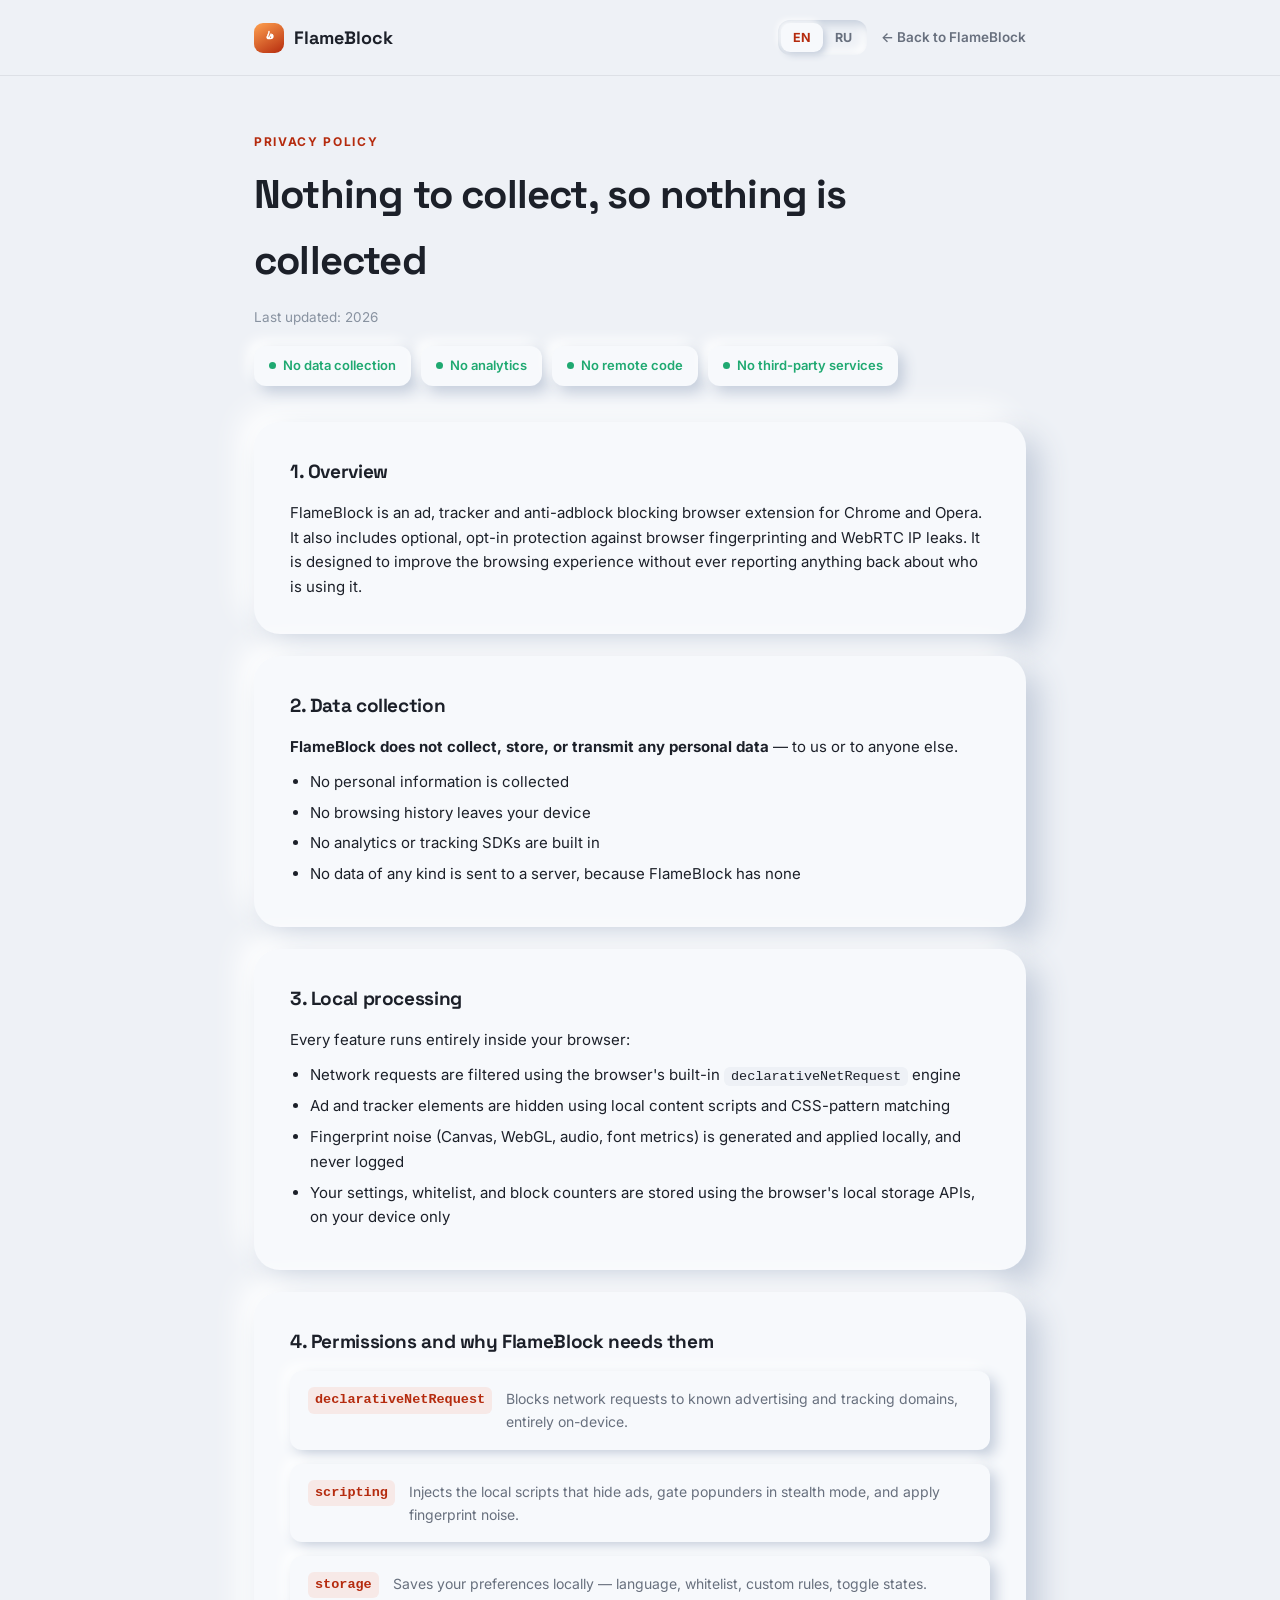
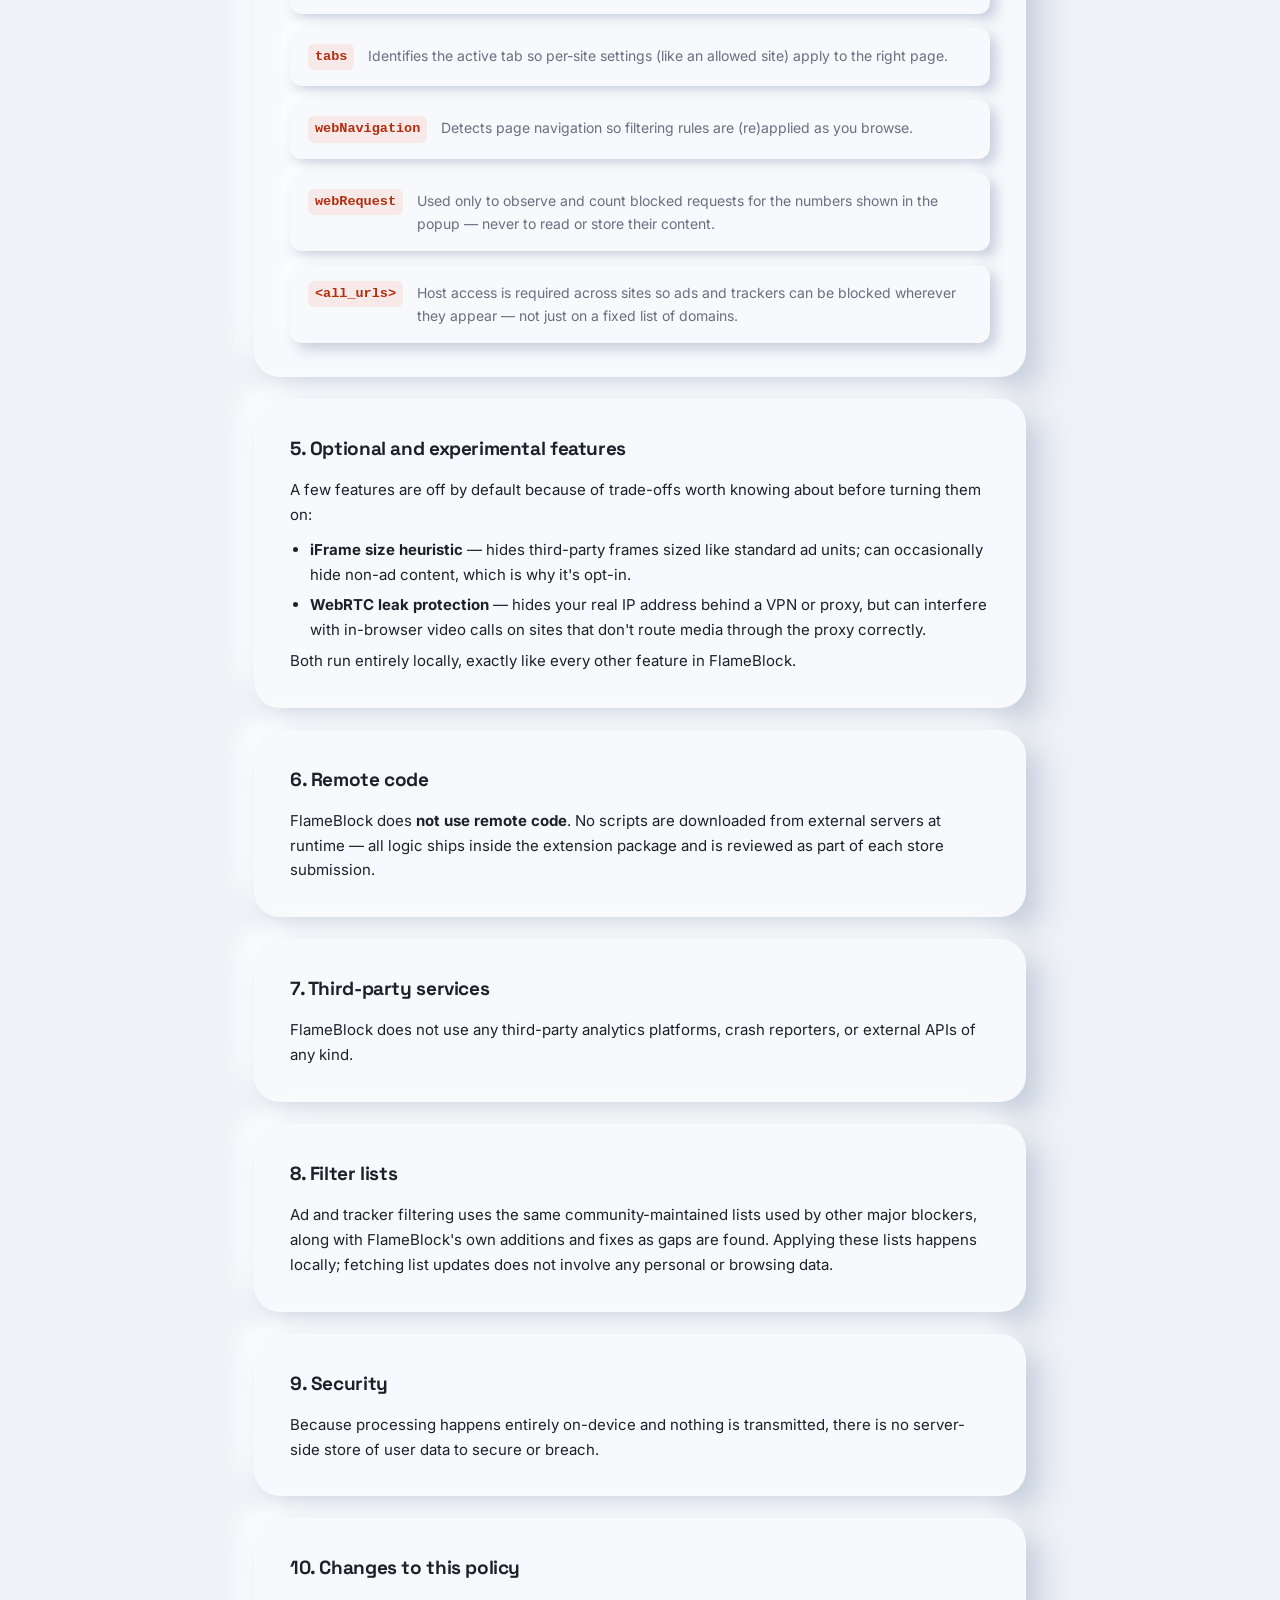
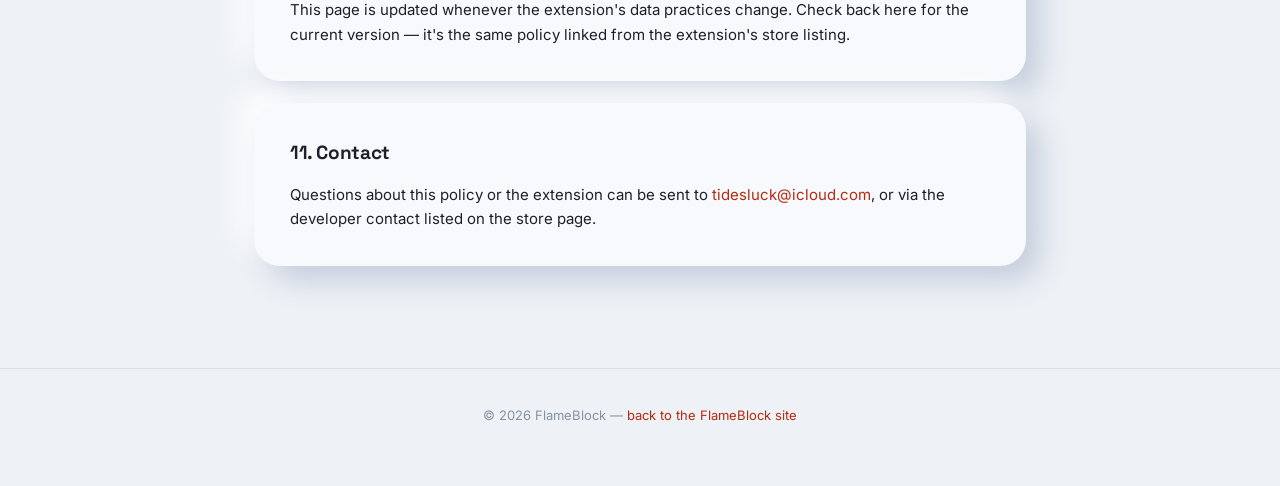
<file: privacy.html>
<!DOCTYPE html>
<html lang="en">
<head>
<meta charset="UTF-8">
<title data-i18n="meta.title">Privacy Policy — FlameBlock</title>
<meta name="viewport" content="width=device-width, initial-scale=1.0">
<meta name="description" data-i18n-attr="content" content="FlameBlock's privacy policy: no data collection, no analytics, no remote code. Every permission explained.">
<link rel="canonical" href="https://t1desluck.github.io/FlameBlock/privacy.html">
<link rel="icon" type="image/png" href="image/ICON.png">

<link rel="preconnect" href="https://fonts.googleapis.com">
<link rel="preconnect" href="https://fonts.gstatic.com" crossorigin>
<link href="https://fonts.googleapis.com/css2?family=Space+Grotesk:wght@500;600;700&family=Inter:wght@400;500;600;700&display=swap" rel="stylesheet">

<style>
  :root{
    --bg:#eef1f6; --surface:#f7f9fc; --shadow-d:#c4cddb; --shadow-l:#ffffff;
    --ink:#1c2029; --muted:#68707e; --muted-2:#8892a0;
    --flame-1:#ffa14f; --flame-2:#f04a1c; --flame-3:#b52b0e; --green:#1fa971;
    --line:rgba(28,32,41,.08); --radius-lg:26px; --radius-md:16px; --radius-sm:12px;
  }
  *{box-sizing:border-box;}
  body{margin:0;background:var(--bg);color:var(--ink);font-family:'Inter',system-ui,sans-serif;line-height:1.65;-webkit-font-smoothing:antialiased;}
  h1,h2,.display{font-family:'Space Grotesk',system-ui,sans-serif;letter-spacing:-0.02em;margin:0;}
  a{color:var(--flame-3);text-decoration:none;}
  a:hover{text-decoration:underline;}
  .wrap{max-width:820px;margin:0 auto;padding:0 24px;}
  .neu{background:var(--surface);border-radius:var(--radius-lg);box-shadow:14px 14px 30px var(--shadow-d), -14px -14px 30px var(--shadow-l);}
  .neu-sm{background:var(--surface);border-radius:var(--radius-sm);box-shadow:6px 6px 14px var(--shadow-d), -6px -6px 14px var(--shadow-l);}

  header{padding:20px 0;border-bottom:1px solid var(--line);}
  nav{display:flex;align-items:center;justify-content:space-between;max-width:820px;margin:0 auto;padding:0 24px;gap:14px;flex-wrap:wrap;}
  .brand{display:flex;align-items:center;gap:10px;font-weight:700;font-size:18px;font-family:'Space Grotesk',sans-serif;}
  .brand .mark{width:30px;height:30px;border-radius:9px;background:linear-gradient(150deg,var(--flame-1),var(--flame-3));display:flex;align-items:center;justify-content:center;flex:none;}
  .brand .mark svg{width:16px;height:16px;}
  .nav-right{display:flex;align-items:center;gap:14px;}
  .back{font-size:13.5px;font-weight:600;color:var(--muted);}
  .back:hover{color:var(--flame-3);}

  .lang-switch{
    display:flex;align-items:center;background:var(--bg);border-radius:12px;
    box-shadow:inset 4px 4px 10px var(--shadow-d), inset -4px -4px 10px var(--shadow-l);
    padding:3px;flex:none;
  }
  .lang-switch button{
    border:none;background:transparent;cursor:pointer;
    font-family:'Inter',sans-serif;font-size:12.5px;font-weight:700;
    padding:7px 12px;border-radius:9px;color:var(--muted);transition:all .15s ease;
  }
  .lang-switch button.active{
    background:var(--surface);color:var(--flame-3);
    box-shadow:3px 3px 7px var(--shadow-d), -3px -3px 7px var(--shadow-l);
  }

  main{padding:56px 0 80px;}
  .hero-block{margin-bottom:36px;}
  .eyebrow{text-transform:uppercase;font-size:12px;font-weight:700;letter-spacing:.14em;color:var(--flame-3);}
  h1{font-size:clamp(28px,4vw,40px);font-weight:700;margin-top:10px;}
  .updated{margin-top:12px;font-size:13.5px;color:var(--muted-2);}

  .card{padding:34px 36px;margin-bottom:22px;}
  .card h2{font-size:19px;font-weight:700;margin-bottom:14px;}
  .card p{color:var(--ink);font-size:15px;margin:0 0 10px;}
  .card ul{margin:8px 0 0;padding-left:20px;color:var(--ink);font-size:15px;}
  .card li{margin-bottom:6px;}
  .card p:last-child, .card ul:last-child{margin-bottom:0;}
  code{background:var(--bg);padding:2px 7px;border-radius:6px;font-size:13.5px;}

  .perm-table{display:flex;flex-direction:column;gap:14px;}
  .perm{padding:16px 18px;display:flex;gap:14px;align-items:flex-start;}
  .perm code{white-space:nowrap;font-weight:700;color:var(--flame-3);background:rgba(240,74,28,.09);}
  .perm p{margin:0;font-size:14px;color:var(--muted);}

  .badge-row{display:flex;gap:10px;flex-wrap:wrap;margin-top:18px;}
  .badge{padding:9px 15px;font-size:13px;font-weight:600;color:var(--green);display:flex;align-items:center;gap:7px;}
  .badge .dot{width:7px;height:7px;border-radius:50%;background:var(--green);}

  footer{padding:36px 0 60px;border-top:1px solid var(--line);text-align:center;font-size:13px;color:var(--muted-2);}
</style>
</head>
<body>

<header>
  <nav>
    <div class="brand">
      <span class="mark"><svg viewBox="0 0 24 24" fill="none" stroke="#fff" stroke-width="2" stroke-linecap="round" stroke-linejoin="round"><path d="M12 2c1 3-2 4-2 7a4 4 0 1 0 8 0c0-1-1-2-1-2 1 4-1 5-1 5 1-3-1-4-1-6 0 2-2 3-2 5a2 2 0 1 1-3-1.8C10.5 8 12 6 12 2z"/></svg></span>
      FlameBlock
    </div>
    <div class="nav-right">
      <div class="lang-switch" role="group" aria-label="Language">
        <button type="button" data-set-lang="en">EN</button>
        <button type="button" data-set-lang="ru">RU</button>
      </div>
      <a class="back" href="index.html" data-i18n="nav.back">← Back to FlameBlock</a>
    </div>
  </nav>
</header>

<main>
  <div class="wrap">
    <div class="hero-block">
      <div class="eyebrow" data-i18n="hero.eyebrow">Privacy policy</div>
      <h1 data-i18n="hero.h1">Nothing to collect, so nothing is collected</h1>
      <p class="updated" data-i18n="hero.updated">Last updated: 2026</p>
      <div class="badge-row">
        <div class="neu-sm badge"><span class="dot"></span><span data-i18n="badge.1">No data collection</span></div>
        <div class="neu-sm badge"><span class="dot"></span><span data-i18n="badge.2">No analytics</span></div>
        <div class="neu-sm badge"><span class="dot"></span><span data-i18n="badge.3">No remote code</span></div>
        <div class="neu-sm badge"><span class="dot"></span><span data-i18n="badge.4">No third-party services</span></div>
      </div>
    </div>

    <div class="neu card">
      <h2 data-i18n="s1.h">1. Overview</h2>
      <p data-i18n="s1.p">FlameBlock is an ad, tracker and anti-adblock blocking browser extension for Chrome and Opera. It also includes optional, opt-in protection against browser fingerprinting and WebRTC IP leaks. It is designed to improve the browsing experience without ever reporting anything back about who is using it.</p>
    </div>

    <div class="neu card">
      <h2 data-i18n="s2.h">2. Data collection</h2>
      <p data-i18n="s2.p"><strong data-i18n="s2.strong">FlameBlock does not collect, store, or transmit any personal data</strong> — to us or to anyone else.</p>
      <ul>
        <li data-i18n="s2.li1">No personal information is collected</li>
        <li data-i18n="s2.li2">No browsing history leaves your device</li>
        <li data-i18n="s2.li3">No analytics or tracking SDKs are built in</li>
        <li data-i18n="s2.li4">No data of any kind is sent to a server, because FlameBlock has none</li>
      </ul>
    </div>

    <div class="neu card">
      <h2 data-i18n="s3.h">3. Local processing</h2>
      <p data-i18n="s3.p">Every feature runs entirely inside your browser:</p>
      <ul>
        <li data-i18n="s3.li1">Network requests are filtered using the browser's built-in <code>declarativeNetRequest</code> engine</li>
        <li data-i18n="s3.li2">Ad and tracker elements are hidden using local content scripts and CSS-pattern matching</li>
        <li data-i18n="s3.li3">Fingerprint noise (Canvas, WebGL, audio, font metrics) is generated and applied locally, and never logged</li>
        <li data-i18n="s3.li4">Your settings, whitelist, and block counters are stored using the browser's local storage APIs, on your device only</li>
      </ul>
    </div>

    <div class="neu card">
      <h2 data-i18n="s4.h">4. Permissions and why FlameBlock needs them</h2>
      <div class="perm-table">
        <div class="neu-sm perm"><code>declarativeNetRequest</code><p data-i18n="perm.1">Blocks network requests to known advertising and tracking domains, entirely on-device.</p></div>
        <div class="neu-sm perm"><code>scripting</code><p data-i18n="perm.2">Injects the local scripts that hide ads, gate popunders in stealth mode, and apply fingerprint noise.</p></div>
        <div class="neu-sm perm"><code>storage</code><p data-i18n="perm.3">Saves your preferences locally — language, whitelist, custom rules, toggle states.</p></div>
        <div class="neu-sm perm"><code>tabs</code><p data-i18n="perm.4">Identifies the active tab so per-site settings (like an allowed site) apply to the right page.</p></div>
        <div class="neu-sm perm"><code>webNavigation</code><p data-i18n="perm.5">Detects page navigation so filtering rules are (re)applied as you browse.</p></div>
        <div class="neu-sm perm"><code>webRequest</code><p data-i18n="perm.6">Used only to observe and count blocked requests for the numbers shown in the popup — never to read or store their content.</p></div>
        <div class="neu-sm perm"><code data-i18n="perm.7host">&lt;all_urls&gt;</code><p data-i18n="perm.7">Host access is required across sites so ads and trackers can be blocked wherever they appear — not just on a fixed list of domains.</p></div>
      </div>
    </div>

    <div class="neu card">
      <h2 data-i18n="s5.h">5. Optional and experimental features</h2>
      <p data-i18n="s5.p">A few features are off by default because of trade-offs worth knowing about before turning them on:</p>
      <ul>
        <li data-i18n="s5.li1"><strong>iFrame size heuristic</strong> — hides third-party frames sized like standard ad units; can occasionally hide non-ad content, which is why it's opt-in.</li>
        <li data-i18n="s5.li2"><strong>WebRTC leak protection</strong> — hides your real IP address behind a VPN or proxy, but can interfere with in-browser video calls on sites that don't route media through the proxy correctly.</li>
      </ul>
      <p data-i18n="s5.p2">Both run entirely locally, exactly like every other feature in FlameBlock.</p>
    </div>

    <div class="neu card">
      <h2 data-i18n="s6.h">6. Remote code</h2>
      <p data-i18n="s6.p">FlameBlock does <strong data-i18n="s6.strong">not use remote code</strong>. No scripts are downloaded from external servers at runtime — all logic ships inside the extension package and is reviewed as part of each store submission.</p>
    </div>

    <div class="neu card">
      <h2 data-i18n="s7.h">7. Third-party services</h2>
      <p data-i18n="s7.p">FlameBlock does not use any third-party analytics platforms, crash reporters, or external APIs of any kind.</p>
    </div>

    <div class="neu card">
      <h2 data-i18n="s8.h">8. Filter lists</h2>
      <p data-i18n="s8.p">Ad and tracker filtering uses the same community-maintained lists used by other major blockers, along with FlameBlock's own additions and fixes as gaps are found. Applying these lists happens locally; fetching list updates does not involve any personal or browsing data.</p>
    </div>

    <div class="neu card">
      <h2 data-i18n="s9.h">9. Security</h2>
      <p data-i18n="s9.p">Because processing happens entirely on-device and nothing is transmitted, there is no server-side store of user data to secure or breach.</p>
    </div>

    <div class="neu card">
      <h2 data-i18n="s10.h">10. Changes to this policy</h2>
      <p data-i18n="s10.p">This page is updated whenever the extension's data practices change. Check back here for the current version — it's the same policy linked from the extension's store listing.</p>
    </div>

    <div class="neu card">
      <h2 data-i18n="s11.h">11. Contact</h2>
      <p data-i18n="s11.p">Questions about this policy or the extension can be sent to <a href="mailto:tidesluck@icloud.com">tidesluck@icloud.com</a>, or via the developer contact listed on the store page.</p>
    </div>
  </div>
</main>

<footer>
  <div class="wrap">© <span id="year"></span> FlameBlock — <a href="index.html" data-i18n="footer.back">back to the FlameBlock site</a></div>
</footer>

<script>
(function(){
  var dict = {
    "meta.title": {en:"Privacy Policy — FlameBlock", ru:"Политика конфиденциальности — FlameBlock"},
    "nav.back": {en:"← Back to FlameBlock", ru:"← Назад на сайт FlameBlock"},
    "hero.eyebrow": {en:"Privacy policy", ru:"Политика конфиденциальности"},
    "hero.h1": {en:"Nothing to collect, so nothing is collected", ru:"Собирать нечего — поэтому ничего и не собирается"},
    "hero.updated": {en:"Last updated: 2026", ru:"Последнее обновление: 2026"},
    "badge.1": {en:"No data collection", ru:"Без сбора данных"},
    "badge.2": {en:"No analytics", ru:"Без аналитики"},
    "badge.3": {en:"No remote code", ru:"Без удалённого кода"},
    "badge.4": {en:"No third-party services", ru:"Без сторонних сервисов"},

    "s1.h": {en:"1. Overview", ru:"1. Общие сведения"},
    "s1.p": {en:"FlameBlock is an ad, tracker and anti-adblock blocking browser extension for Chrome and Opera. It also includes optional, opt-in protection against browser fingerprinting and WebRTC IP leaks. It is designed to improve the browsing experience without ever reporting anything back about who is using it.",
      ru:"FlameBlock — расширение для Chrome и Opera, блокирующее рекламу, трекеры и антиадблок-заглушки. Также включает опциональную защиту от отпечатка браузера и утечек IP через WebRTC. Расширение создано, чтобы улучшать работу в браузере, никогда не сообщая ничего о том, кто им пользуется."},

    "s2.h": {en:"2. Data collection", ru:"2. Сбор данных"},
    "s2.strong": {en:"FlameBlock does not collect, store, or transmit any personal data", ru:"FlameBlock не собирает, не хранит и не передаёт никакие персональные данные"},
    "s2.li1": {en:"No personal information is collected", ru:"Никакая личная информация не собирается"},
    "s2.li2": {en:"No browsing history leaves your device", ru:"История посещений не покидает ваше устройство"},
    "s2.li3": {en:"No analytics or tracking SDKs are built in", ru:"В расширение не встроены аналитические или трекинговые SDK"},
    "s2.li4": {en:"No data of any kind is sent to a server, because FlameBlock has none", ru:"Никакие данные никуда не отправляются — у FlameBlock просто нет сервера"},

    "s3.h": {en:"3. Local processing", ru:"3. Локальная обработка"},
    "s3.p": {en:"Every feature runs entirely inside your browser:", ru:"Каждая функция работает полностью внутри вашего браузера:"},
    "s3.li1": {en:"Network requests are filtered using the browser's built-in <code>declarativeNetRequest</code> engine", ru:"Сетевые запросы фильтруются встроенным в браузер движком <code>declarativeNetRequest</code>"},
    "s3.li2": {en:"Ad and tracker elements are hidden using local content scripts and CSS-pattern matching", ru:"Рекламные и трекинговые элементы скрываются локальными content-скриптами и по CSS-паттернам"},
    "s3.li3": {en:"Fingerprint noise (Canvas, WebGL, audio, font metrics) is generated and applied locally, and never logged", ru:"Шум для отпечатка браузера (Canvas, WebGL, звук, метрики шрифтов) создаётся и применяется локально и никогда не логируется"},
    "s3.li4": {en:"Your settings, whitelist, and block counters are stored using the browser's local storage APIs, on your device only", ru:"Ваши настройки, список разрешённых сайтов и счётчики блокировок хранятся через локальные API браузера — только на вашем устройстве"},

    "s4.h": {en:"4. Permissions and why FlameBlock needs them", ru:"4. Разрешения и зачем они нужны FlameBlock"},
    "perm.1": {en:"Blocks network requests to known advertising and tracking domains, entirely on-device.", ru:"Блокирует сетевые запросы к известным рекламным и трекинговым доменам — полностью на устройстве."},
    "perm.2": {en:"Injects the local scripts that hide ads, gate popunders in stealth mode, and apply fingerprint noise.", ru:"Внедряет локальные скрипты, которые скрывают рекламу, блокируют попандеры в стелс-режиме и применяют шум для отпечатка браузера."},
    "perm.3": {en:"Saves your preferences locally — language, whitelist, custom rules, toggle states.", ru:"Сохраняет ваши настройки локально — язык, список разрешённых сайтов, свои правила, состояния переключателей."},
    "perm.4": {en:"Identifies the active tab so per-site settings (like an allowed site) apply to the right page.", ru:"Определяет активную вкладку, чтобы настройки для конкретного сайта применялись к нужной странице."},
    "perm.5": {en:"Detects page navigation so filtering rules are (re)applied as you browse.", ru:"Отслеживает переходы между страницами, чтобы правила фильтрации применялись заново по мере навигации."},
    "perm.6": {en:"Used only to observe and count blocked requests for the numbers shown in the popup — never to read or store their content.", ru:"Используется только для подсчёта заблокированных запросов для счётчиков в попапе — их содержимое никогда не читается и не сохраняется."},
    "perm.7": {en:"Host access is required across sites so ads and trackers can be blocked wherever they appear — not just on a fixed list of domains.", ru:"Доступ ко всем сайтам нужен, чтобы блокировать рекламу и трекеры где угодно, а не только на фиксированном списке доменов."},

    "s5.h": {en:"5. Optional and experimental features", ru:"5. Опциональные и экспериментальные функции"},
    "s5.p": {en:"A few features are off by default because of trade-offs worth knowing about before turning them on:", ru:"Несколько функций по умолчанию выключены — стоит знать о компромиссах перед их включением:"},
    "s5.li1": {en:"<strong>iFrame size heuristic</strong> — hides third-party frames sized like standard ad units; can occasionally hide non-ad content, which is why it's opt-in.", ru:"<strong>Эвристика по размеру iframe</strong> — скрывает сторонние фреймы стандартных рекламных размеров; иногда может скрыть нерекламный контент, поэтому включается вручную."},
    "s5.li2": {en:"<strong>WebRTC leak protection</strong> — hides your real IP address behind a VPN or proxy, but can interfere with in-browser video calls on sites that don't route media through the proxy correctly.", ru:"<strong>Защита от утечки WebRTC</strong> — скрывает настоящий IP-адрес за VPN или прокси, но может мешать видеозвонкам в браузере на сайтах, которые неправильно маршрутизируют медиа через прокси."},
    "s5.p2": {en:"Both run entirely locally, exactly like every other feature in FlameBlock.", ru:"Обе функции работают полностью локально — как и всё остальное в FlameBlock."},

    "s6.h": {en:"6. Remote code", ru:"6. Удалённый код"},
    "s6.strong": {en:"not use remote code", ru:"не использует удалённый код"},
    "s6.p": {en:"FlameBlock does <strong data-i18n=\"s6.strong\">not use remote code</strong>. No scripts are downloaded from external servers at runtime — all logic ships inside the extension package and is reviewed as part of each store submission.", ru:"FlameBlock <strong data-i18n=\"s6.strong\">не использует удалённый код</strong>. Никакие скрипты не загружаются с внешних серверов во время работы — вся логика находится внутри пакета расширения и проверяется при каждой публикации в магазине."},

    "s7.h": {en:"7. Third-party services", ru:"7. Сторонние сервисы"},
    "s7.p": {en:"FlameBlock does not use any third-party analytics platforms, crash reporters, or external APIs of any kind.", ru:"FlameBlock не использует сторонние платформы аналитики, системы отчётов об ошибках или какие-либо внешние API."},

    "s8.h": {en:"8. Filter lists", ru:"8. Списки фильтрации"},
    "s8.p": {en:"Ad and tracker filtering uses the same community-maintained lists used by other major blockers, along with FlameBlock's own additions and fixes as gaps are found. Applying these lists happens locally; fetching list updates does not involve any personal or browsing data.", ru:"Фильтрация рекламы и трекеров использует те же проверенные сообществом списки, что и другие крупные блокировщики, плюс собственные дополнения и исправления FlameBlock по мере обнаружения пропусков. Применение списков происходит локально; получение обновлений списков не связано с личными данными или историей посещений."},

    "s9.h": {en:"9. Security", ru:"9. Безопасность"},
    "s9.p": {en:"Because processing happens entirely on-device and nothing is transmitted, there is no server-side store of user data to secure or breach.", ru:"Поскольку обработка происходит полностью на устройстве и ничего не передаётся, серверного хранилища пользовательских данных, которое можно было бы взломать, просто не существует."},

    "s10.h": {en:"10. Changes to this policy", ru:"10. Изменения в политике"},
    "s10.p": {en:"This page is updated whenever the extension's data practices change. Check back here for the current version — it's the same policy linked from the extension's store listing.", ru:"Эта страница обновляется при изменении практик обработки данных расширения. Актуальная версия всегда здесь — это та же политика, что указана в карточке расширения в магазине."},

    "s11.h": {en:"11. Contact", ru:"11. Контакты"},
    "s11.p": {en:"Questions about this policy or the extension can be sent to <a href=\"mailto:tidesluck@icloud.com\">tidesluck@icloud.com</a>, or via the developer contact listed on the store page.", ru:"Вопросы по политике или расширению можно направить на <a href=\"mailto:tidesluck@icloud.com\">tidesluck@icloud.com</a> или через контакты разработчика, указанные на странице в магазине."},

    "footer.back": {en:"back to the FlameBlock site", ru:"вернуться на сайт FlameBlock"}
  };

  function applyLang(lang){
    document.documentElement.lang = lang;
    document.querySelectorAll('[data-i18n]').forEach(function(el){
      var key = el.getAttribute('data-i18n');
      if (dict[key] && dict[key][lang] !== undefined){
        el.innerHTML = dict[key][lang];
      }
    });
    var meta = document.querySelector('meta[name="description"]');
    if (meta) meta.setAttribute('content', lang === 'ru'
      ? "Политика конфиденциальности FlameBlock: без сбора данных, без аналитики, без удалённого кода. Каждое разрешение объяснено."
      : "FlameBlock's privacy policy: no data collection, no analytics, no remote code. Every permission explained.");
    document.querySelectorAll('.lang-switch button').forEach(function(b){
      b.classList.toggle('active', b.getAttribute('data-set-lang') === lang);
    });
    try { localStorage.setItem('flameblock_lang', lang); } catch(e){}
  }

  function detectLang(){
    try {
      var saved = localStorage.getItem('flameblock_lang');
      if (saved === 'en' || saved === 'ru') return saved;
    } catch(e){}
    var nav = (navigator.language || navigator.userLanguage || 'en').toLowerCase();
    return nav.indexOf('ru') === 0 ? 'ru' : 'en';
  }

  document.querySelectorAll('.lang-switch button').forEach(function(b){
    b.addEventListener('click', function(){ applyLang(b.getAttribute('data-set-lang')); });
  });

  applyLang(detectLang());
  document.getElementById('year').textContent = new Date().getFullYear();
})();
</script>
</body>
</html>
</file>
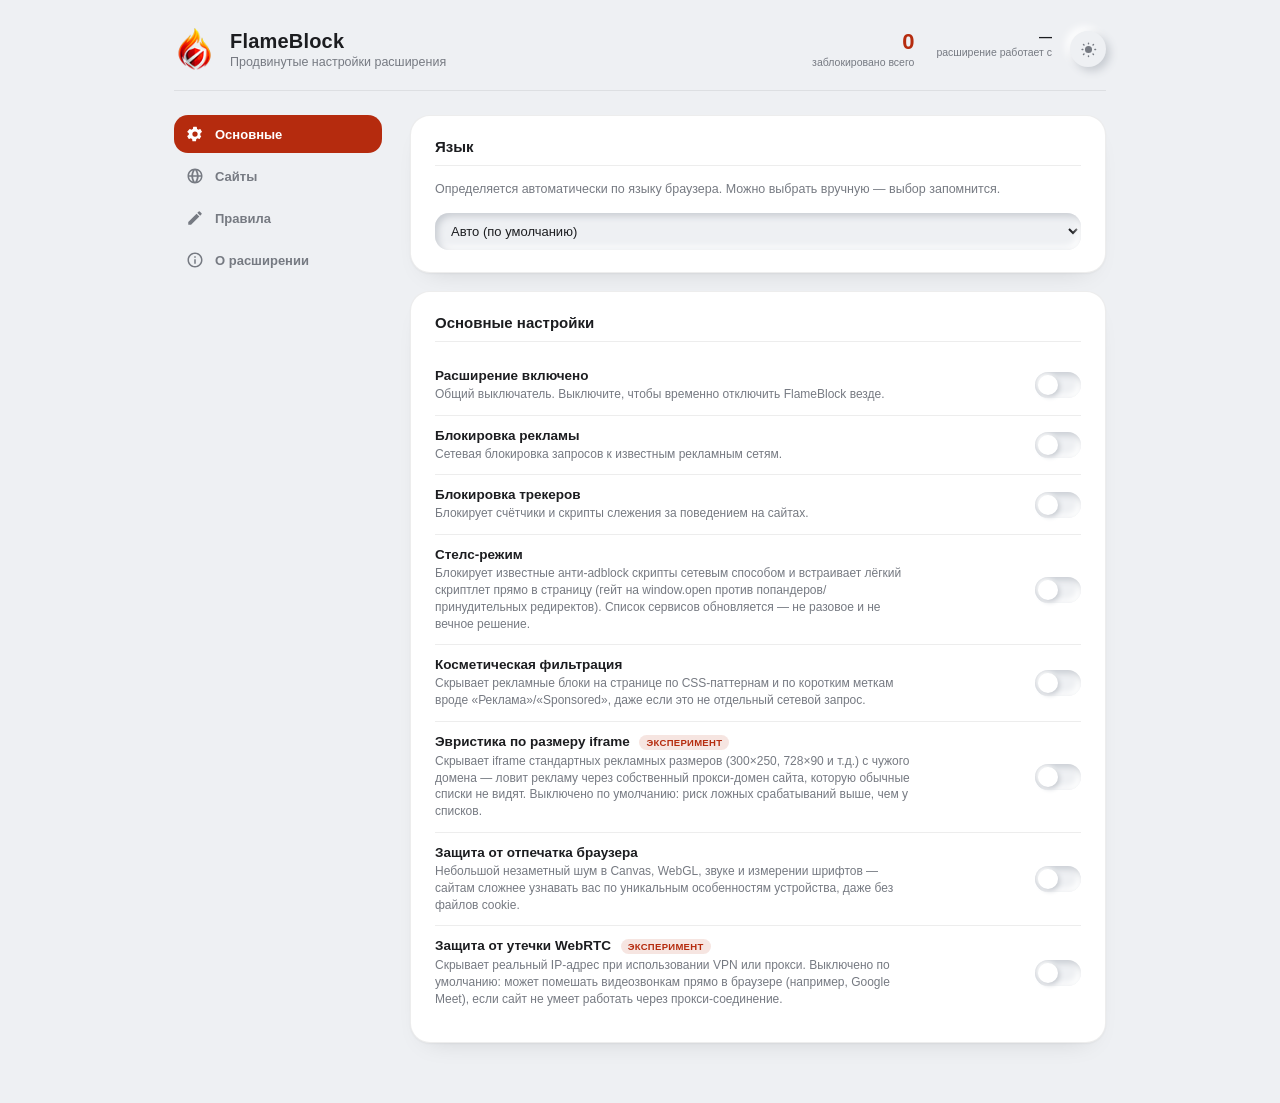
<file: options/options.html>
<!DOCTYPE html>
<html lang="ru">
<head>
<meta charset="UTF-8">
<title>Настройки FlameBlock</title>
<link rel="stylesheet" href="options.css">
</head>
<body>
  <div class="shell">

    <header class="dash">
      <div class="dash-brand">
        <img src="../icons/icon48.png" alt="" class="dash-logo">
        <div>
          <h1>FlameBlock</h1>
          <p class="dash-sub" data-i18n="options_subtitle">Продвинутые настройки расширения</p>
        </div>
      </div>
      <div class="dash-right">
        <div class="dash-stats">
          <div class="dash-stat">
            <span id="statTotal" class="dash-stat-num">0</span>
            <span class="dash-stat-label" data-i18n="stat_total_blocked">заблокировано всего</span>
          </div>
          <div class="dash-stat">
            <span id="statSince" class="dash-stat-num dash-stat-num-sm">—</span>
            <span class="dash-stat-label" data-i18n="stat_since">расширение работает с</span>
          </div>
        </div>
        <button id="themeToggle" class="theme-toggle" type="button" aria-label="Тема">
          <svg class="icon-sun" viewBox="0 0 24 24" width="17" height="17"><path fill="currentColor" d="M12 7a5 5 0 1 0 0 10 5 5 0 0 0 0-10zm0-5a1 1 0 0 1 1 1v1a1 1 0 1 1-2 0V3a1 1 0 0 1 1-1zm0 18a1 1 0 0 1 1 1v1a1 1 0 1 1-2 0v-1a1 1 0 0 1 1-1zM4.22 4.22a1 1 0 0 1 1.42 0l.7.71a1 1 0 1 1-1.41 1.41l-.71-.7a1 1 0 0 1 0-1.42zm13.44 13.44a1 1 0 0 1 1.42 0l.7.71a1 1 0 0 1-1.41 1.41l-.71-.7a1 1 0 0 1 0-1.42zM2 12a1 1 0 0 1 1-1h1a1 1 0 1 1 0 2H3a1 1 0 0 1-1-1zm18 0a1 1 0 0 1 1-1h1a1 1 0 1 1 0 2h-1a1 1 0 0 1-1-1zM4.22 19.78a1 1 0 0 1 0-1.42l.7-.71a1 1 0 1 1 1.41 1.41l-.7.71a1 1 0 0 1-1.41 0zM17.66 6.34a1 1 0 0 1 0-1.41l.71-.71a1 1 0 1 1 1.41 1.42l-.7.7a1 1 0 0 1-1.42 0z"/></svg>
          <svg class="icon-moon" viewBox="0 0 24 24" width="17" height="17"><path fill="currentColor" d="M21 12.79A9 9 0 1 1 11.21 3a7 7 0 0 0 9.79 9.79z"/></svg>
        </button>
      </div>
    </header>

    <div class="app">
      <nav class="sidebar">
        <button type="button" class="nav-btn is-active" data-panel="panel-main">
          <svg viewBox="0 0 24 24" width="18" height="18"><path fill="currentColor" d="M19.14 12.94c.04-.3.06-.61.06-.94s-.02-.64-.07-.94l2.03-1.58a.5.5 0 0 0 .12-.64l-1.92-3.32a.5.5 0 0 0-.61-.22l-2.39.96a7.3 7.3 0 0 0-1.62-.94l-.36-2.54a.5.5 0 0 0-.5-.42h-3.84a.5.5 0 0 0-.5.42l-.36 2.54c-.59.24-1.13.56-1.62.94l-2.39-.96a.5.5 0 0 0-.61.22L1.63 8.84a.5.5 0 0 0 .12.64L3.78 11.06c-.05.3-.08.62-.08.94s.02.64.07.94l-2.03 1.58a.5.5 0 0 0-.12.64l1.92 3.32c.14.24.42.32.61.22l2.39-.96c.5.38 1.03.7 1.62.94l.36 2.54a.5.5 0 0 0 .5.42h3.84a.5.5 0 0 0 .5-.42l.36-2.54c.59-.24 1.13-.56 1.62-.94l2.39.96c.24.1.48 0 .61-.22l1.92-3.32a.5.5 0 0 0-.12-.64l-2.03-1.58ZM12 15.5a3.5 3.5 0 1 1 0-7 3.5 3.5 0 0 1 0 7Z"/></svg>
          <span data-i18n="nav_main">Основные</span>
        </button>
        <button type="button" class="nav-btn" data-panel="panel-sites">
          <svg viewBox="0 0 24 24" width="18" height="18"><path fill="currentColor" d="M12 2C6.48 2 2 6.48 2 12s4.48 10 10 10 10-4.48 10-10S17.52 2 12 2zm7.93 9h-3.05c-.13-2.45-.87-4.65-2.02-6.36A8.03 8.03 0 0 1 19.93 11zM12 4c1.36 1.94 2.24 4.32 2.44 7H9.56C9.76 8.32 10.64 5.94 12 4zM4.07 13h3.05c.13 2.45.87 4.65 2.02 6.36A8.03 8.03 0 0 1 4.07 13zm3.05-2H4.07a8.03 8.03 0 0 1 5.07-6.36C7.99 6.35 7.25 8.55 7.12 11zM12 20c-1.36-1.94-2.24-4.32-2.44-7h4.88c-.2 2.68-1.08 5.06-2.44 7zm2.96-.64c1.15-1.71 1.89-3.91 2.02-6.36h3.05a8.03 8.03 0 0 1-5.07 6.36z"/></svg>
          <span data-i18n="nav_sites">Сайты</span>
        </button>
        <button type="button" class="nav-btn" data-panel="panel-rules">
          <svg viewBox="0 0 24 24" width="18" height="18"><path fill="currentColor" d="M3 17.25V21h3.75L17.81 9.94l-3.75-3.75L3 17.25zM20.71 7.04a1 1 0 0 0 0-1.41l-2.34-2.34a1 1 0 0 0-1.41 0l-1.83 1.83 3.75 3.75 1.83-1.83z"/></svg>
          <span data-i18n="nav_rules">Правила</span>
        </button>
        <button type="button" class="nav-btn" data-panel="panel-about">
          <svg viewBox="0 0 24 24" width="18" height="18"><path fill="currentColor" d="M11 7h2v2h-2zm0 4h2v6h-2zm1-9C6.48 2 2 6.48 2 12s4.48 10 10 10 10-4.48 10-10S17.52 2 12 2zm0 18c-4.41 0-8-3.59-8-8s3.59-8 8-8 8 3.59 8 8-3.59 8-8 8z"/></svg>
          <span data-i18n="nav_about">О расширении</span>
        </button>
      </nav>

      <main class="content">

        <section id="panel-main" class="panel is-active">
          <div class="card">
            <h2 data-i18n="section_language">Язык</h2>
            <p class="hint" data-i18n="language_hint">Определяется автоматически по языку браузера. Можно выбрать вручную — выбор запомнится.</p>
            <select id="languageSelect" class="lang-select">
              <option value="" data-i18n="language_auto">Авто (по умолчанию)</option>
              <option value="ru">Русский</option>
              <option value="en">English</option>
              <option value="zh_CN">中文（简体）</option>
              <option value="es">Español</option>
              <option value="hi">हिन्दी</option>
              <option value="ar">العربية</option>
              <option value="pt_BR">Português (Brasil)</option>
              <option value="ja">日本語</option>
              <option value="ko">한국어</option>
              <option value="de">Deutsch</option>
              <option value="fr">Français</option>
              <option value="id">Bahasa Indonesia</option>
            </select>
          </div>

          <div class="card">
            <h2 data-i18n="section_main_settings">Основные настройки</h2>

            <div class="row">
              <div>
                <div class="row-title" data-i18n="master_enabled_title">Расширение включено</div>
                <div class="row-hint" data-i18n="master_enabled_hint">Общий выключатель. Выключите, чтобы временно отключить FlameBlock везде.</div>
              </div>
              <label class="switch"><input type="checkbox" id="masterEnabled"><span class="slider"></span></label>
            </div>

            <div class="row">
              <div>
                <div class="row-title" data-i18n="block_ads_title">Блокировка рекламы</div>
                <div class="row-hint" data-i18n="block_ads_hint">Сетевая блокировка запросов к известным рекламным сетям.</div>
              </div>
              <label class="switch"><input type="checkbox" id="blockAds"><span class="slider"></span></label>
            </div>

            <div class="row">
              <div>
                <div class="row-title" data-i18n="block_trackers_title">Блокировка трекеров</div>
                <div class="row-hint" data-i18n="block_trackers_hint">Блокирует счётчики и скрипты слежения за поведением на сайтах.</div>
              </div>
              <label class="switch"><input type="checkbox" id="blockTrackers"><span class="slider"></span></label>
            </div>

            <div class="row">
              <div>
                <div class="row-title" data-i18n="stealth_mode_title">Стелс-режим</div>
                <div class="row-hint" data-i18n="stealth_mode_hint">Блокирует известные анти-adblock скрипты сетевым способом и встраивает лёгкий скриптлет прямо в страницу (гейт на window.open против попандеров/принудительных редиректов). Список сервисов обновляется — не разовое и не вечное решение.</div>
              </div>
              <label class="switch"><input type="checkbox" id="stealthMode"><span class="slider"></span></label>
            </div>

            <div class="row">
              <div>
                <div class="row-title" data-i18n="cosmetic_filtering_title">Косметическая фильтрация</div>
                <div class="row-hint" data-i18n="cosmetic_filtering_hint">Скрывает рекламные блоки на странице по CSS-паттернам и по коротким меткам вроде «Реклама»/«Sponsored», даже если это не отдельный сетевой запрос.</div>
              </div>
              <label class="switch"><input type="checkbox" id="cosmeticFiltering"><span class="slider"></span></label>
            </div>

            <div class="row">
              <div>
                <div class="row-title"><span data-i18n="heuristic_iframe_title">Эвристика по размеру iframe</span> <span class="badge-exp" data-i18n="badge_experimental">эксперимент</span></div>
                <div class="row-hint" data-i18n="heuristic_iframe_hint">Скрывает iframe стандартных рекламных размеров (300×250, 728×90 и т.д.) с чужого домена — ловит рекламу через собственный прокси-домен сайта, которую обычные списки не видят. Выключено по умолчанию: риск ложных срабатываний выше, чем у списков.</div>
              </div>
              <label class="switch"><input type="checkbox" id="heuristicIframes"><span class="slider"></span></label>
            </div>

            <div class="row">
              <div>
                <div class="row-title" data-i18n="fingerprint_protection_title">Защита от отпечатка браузера</div>
                <div class="row-hint" data-i18n="fingerprint_protection_hint">Небольшой незаметный шум в Canvas, WebGL, звуке и измерении шрифтов — сайтам сложнее узнавать вас по уникальным особенностям устройства, даже без файлов cookie.</div>
              </div>
              <label class="switch"><input type="checkbox" id="fingerprintProtection"><span class="slider"></span></label>
            </div>

            <div class="row">
              <div>
                <div class="row-title"><span data-i18n="webrtc_protection_title">Защита от утечки WebRTC</span> <span class="badge-exp" data-i18n="badge_experimental">эксперимент</span></div>
                <div class="row-hint" data-i18n="webrtc_protection_hint">Скрывает реальный IP-адрес при использовании VPN или прокси. Выключено по умолчанию: может помешать видеозвонкам прямо в браузере (например, Google Meet), если сайт не умеет работать через прокси-соединение.</div>
              </div>
              <label class="switch"><input type="checkbox" id="webrtcProtection"><span class="slider"></span></label>
            </div>
          </div>
        </section>

        <section id="panel-sites" class="panel">
          <div class="card">
            <h2 data-i18n="section_whitelist">Разрешённые сайты</h2>
            <p class="hint" data-i18n="whitelist_hint">На этих сайтах вы разрешили показ рекламы — переключатель можно найти в попапе расширения.</p>
            <ul id="whitelistUl" class="whitelist"></ul>
            <p id="whitelistEmpty" class="hint muted" data-i18n="whitelist_empty">Список пуст.</p>
          </div>
        </section>

        <section id="panel-rules" class="panel">
          <div class="card">
            <h2 data-i18n="section_custom_rules">Свои правила</h2>
            <p class="hint" data-i18n-html="custom_rules_hint">Одно правило на строку. Просто домен — заблокировать, <code>@@домен</code> — явно разрешить (если что-то заблокировалось лишнее). Строки с <code>!</code> — комментарии.</p>
            <textarea id="customRules" class="rules-box" placeholder="example-ads.com&#10;@@needed-domain.com" spellcheck="false"></textarea>
            <div class="row-actions">
              <button id="saveRulesBtn" class="btn btn-accent" data-i18n="save_rules_button">Сохранить правила</button>
              <span id="rulesSaved" class="saved-msg"></span>
            </div>
          </div>
        </section>

        <section id="panel-about" class="panel">
          <div class="card">
            <h2 data-i18n="section_about">О расширении</h2>

            <p class="privacy-lead">
              <svg viewBox="0 0 24 24" width="18" height="18"><path fill="currentColor" d="M12 1 3 5v6c0 5.55 3.84 10.74 9 12 5.16-1.26 9-6.45 9-12V5l-9-4zm-2 14-4-4 1.41-1.41L10 12.17l6.59-6.59L18 7l-8 8z"/></svg>
              <span data-i18n="privacy_lead">FlameBlock работает полностью автономно: не выходит в сеть, не отправляет и не собирает никакие данные — даже нам самим.</span>
            </p>

            <div class="accordion">
              <div class="accordion-item">
                <button type="button" class="accordion-trigger" aria-expanded="false">
                  <span data-i18n="about_what_title">Что делает FlameBlock</span>
                  <svg class="chevron" viewBox="0 0 24 24" width="16" height="16"><path fill="currentColor" d="M7 10l5 5 5-5z"/></svg>
                </button>
                <div class="accordion-panel">
                  <p data-i18n="about_what_body">Блокирует рекламу, всплывающие окна и скрытых «наблюдателей» (трекеров) почти на любом сайте — баннеры, видеоролики, встроенные блоки. Работает в фоне, не замедляет браузер и не мешает пользоваться сайтами.</p>
                </div>
              </div>

              <div class="accordion-item">
                <button type="button" class="accordion-trigger" aria-expanded="false">
                  <span data-i18n="about_privacy_title">Куда уходят ваши данные</span>
                  <svg class="chevron" viewBox="0 0 24 24" width="16" height="16"><path fill="currentColor" d="M7 10l5 5 5-5z"/></svg>
                </button>
                <div class="accordion-panel">
                  <p data-i18n="about_privacy_body">Никуда. У расширения нет своего сервера, оно не передаёт статистику, не показывает рекламу вместо чужой и не следит за тем, что вы делаете в браузере. Все настройки и счётчики хранятся только на вашем устройстве.</p>
                </div>
              </div>

              <div class="accordion-item">
                <button type="button" class="accordion-trigger" aria-expanded="false">
                  <span data-i18n="about_how_title">Как это устроено внутри</span>
                  <svg class="chevron" viewBox="0 0 24 24" width="16" height="16"><path fill="currentColor" d="M7 10l5 5 5-5z"/></svg>
                </button>
                <div class="accordion-panel">
                  <p data-i18n="about_how_body">Основная блокировка идёт через встроенный движок самого браузера — он сверяет каждый запрос со списками известных рекламных и трекинговых серверов ещё до загрузки. Дополнительно расширение прячет рекламные блоки прямо на странице и распознаёт рекламу по типичным признакам, даже если её не было в списках.</p>
                </div>
              </div>

              <div class="accordion-item">
                <button type="button" class="accordion-trigger" aria-expanded="false">
                  <span data-i18n="about_stealth_title">Что такое стелс-режим</span>
                  <svg class="chevron" viewBox="0 0 24 24" width="16" height="16"><path fill="currentColor" d="M7 10l5 5 5-5z"/></svg>
                </button>
                <div class="accordion-panel">
                  <p data-i18n="about_stealth_body">Некоторые сайты проверяют, стоит ли у вас блокировщик, и просят его отключить. Стелс-режим мешает такой проверке сработать, чтобы сайт продолжал открываться как обычно.</p>
                </div>
              </div>

              <div class="accordion-item">
                <button type="button" class="accordion-trigger" aria-expanded="false">
                  <span data-i18n="about_sources_title">Откуда берутся списки блокировки</span>
                  <svg class="chevron" viewBox="0 0 24 24" width="16" height="16"><path fill="currentColor" d="M7 10l5 5 5-5z"/></svg>
                </button>
                <div class="accordion-panel">
                  <p data-i18n="about_sources_body">Используются те же проверенные сообществом списки, что и у крупных блокировщиков рекламы, плюс собственные дополнения и точечные исправления по мере обнаружения пропусков.</p>
                </div>
              </div>

              <div class="accordion-item">
                <button type="button" class="accordion-trigger" aria-expanded="false">
                  <span data-i18n="about_limits_title">Что мы намеренно не трогаем</span>
                  <svg class="chevron" viewBox="0 0 24 24" width="16" height="16"><path fill="currentColor" d="M7 10l5 5 5-5z"/></svg>
                </button>
                <div class="accordion-panel">
                  <p data-i18n="about_limits_body">Часть общих технических адресов (например, воспроизведение видео на YouTube или вход через соцсети на чужих сайтах) мы сознательно не блокируем — заблокировать их было бы проще, но это сломало бы обычную работу сайтов, а не только рекламу.</p>
                </div>
              </div>
            </div>

            <div class="dev-block">
              <div class="dev-row"><span class="dev-k" data-i18n="dev_label">Разработчик</span><span class="dev-v">Барков Н.С.</span></div>
              <div class="dev-row"><span class="dev-k" data-i18n="email_label">Почта</span><span class="dev-v">tidesluck@icloud.com</span></div>
            </div>
            <p class="about-text" data-i18n="about_text_2">
              Расширение абсолютно бесплатно для всех и всегда будет таким. Если оно вам
              пригодилось и есть желание поддержать разработку — будем очень благодарны, но это
              исключительно на ваше усмотрение.
            </p>
            <div class="donate-block">
              <div class="dev-row"><span class="dev-k">PayPal</span><span class="dev-v">tidesluck@icloud.com</span></div>
              <div class="dev-row"><span class="dev-k">IBAN</span><span class="dev-v">KZ64722C000022655586</span></div>
              <div class="dev-row"><span class="dev-k" data-i18n="bic_label">БИК</span><span class="dev-v">CASPKZKA</span></div>
            </div>
          </div>
        </section>

      </main>
    </div>
  </div>

  <script src="../common.js"></script>
  <script src="../i18n.js"></script>
  <script src="options.js"></script>
</body>
</html>
</file>
<file: options/options.css>
:root {
  --bg: #eef0f3;
  --bg-hi: #ffffff;
  --bg-lo: #c7cbd1;
  --card-bg: #ffffff;
  --text: #1c1d20;
  --text-soft: #767a82;
  --accent: #b52b0e;
  --accent-soft: rgba(181, 43, 14, 0.12);
  --border: rgba(0,0,0,.07);
  --radius-lg: 20px;
  --radius-md: 14px;
  --radius-full: 999px;
  --sidebar-w: 208px;
  color-scheme: light;
}

html[data-theme="dark"] {
  --bg: #16171a;
  --bg-hi: #222327;
  --bg-lo: #0b0c0d;
  --card-bg: #1e1f23;
  --text: #f1f2f4;
  --text-soft: #94979e;
  --accent: #ff5a36;
  --accent-soft: rgba(255, 90, 54, 0.16);
  --border: rgba(255,255,255,.08);
  color-scheme: dark;
}

* { box-sizing: border-box; }

body {
  margin: 0;
  background: var(--bg);
  color: var(--text);
  font-family: -apple-system, BlinkMacSystemFont, "Segoe UI", Roboto, Arial, sans-serif;
  -webkit-font-smoothing: antialiased;
  transition: background .2s ease, color .2s ease;
}

.shell { max-width: 980px; margin: 0 auto; padding: 28px 24px 60px; }

/* ---------- дашборд-хедер ---------- */

.dash {
  display: flex; align-items: center; justify-content: space-between; gap: 20px;
  padding-bottom: 20px; margin-bottom: 24px;
  border-bottom: 1px solid var(--border);
}
.dash-brand { display: flex; align-items: center; gap: 14px; }
.dash-logo { width: 42px; height: 42px; display: block; }
.dash-brand h1 { margin: 0; font-size: 20px; letter-spacing: .2px; }
.dash-sub { margin: 2px 0 0; font-size: 12.5px; color: var(--text-soft); }

.dash-right { display: flex; align-items: center; gap: 18px; }
.dash-stats { display: flex; gap: 22px; }
.dash-stat { display: flex; flex-direction: column; align-items: flex-end; }
.dash-stat-num { font-size: 22px; font-weight: 800; color: var(--accent); font-variant-numeric: tabular-nums; line-height: 1.1; }
.dash-stat-num-sm { font-size: 13px; font-weight: 700; color: var(--text); }
.dash-stat-label { font-size: 10.5px; color: var(--text-soft); margin-top: 2px; white-space: nowrap; }

.theme-toggle {
  width: 36px; height: 36px; flex-shrink: 0;
  border: none; border-radius: var(--radius-full);
  background: var(--bg);
  color: var(--text-soft);
  display: flex; align-items: center; justify-content: center;
  cursor: pointer;
  box-shadow: 4px 4px 8px var(--bg-lo), -4px -4px 8px var(--bg-hi);
  transition: box-shadow .15s ease, color .15s ease;
}
.theme-toggle:active { box-shadow: inset 3px 3px 6px var(--bg-lo), inset -3px -3px 6px var(--bg-hi); }
.theme-toggle .icon-moon { display: none; }
html[data-theme="dark"] .theme-toggle .icon-sun { display: none; }
html[data-theme="dark"] .theme-toggle .icon-moon { display: flex; }

/* ---------- каркас: сайдбар + контент ---------- */

.app { display: flex; align-items: flex-start; gap: 28px; }

.sidebar {
  width: var(--sidebar-w); flex-shrink: 0;
  display: flex; flex-direction: column; gap: 4px;
  position: sticky; top: 28px;
}
.nav-btn {
  display: flex; align-items: center; gap: 11px;
  padding: 10px 12px;
  border: none; border-radius: var(--radius-md);
  background: none;
  color: var(--text-soft);
  font-family: inherit; font-size: 13px; font-weight: 600;
  text-align: left; cursor: pointer;
  transition: background .15s ease, color .15s ease;
}
[dir="rtl"] .nav-btn { text-align: right; }
.nav-btn svg { flex-shrink: 0; }
.nav-btn:hover { background: var(--accent-soft); color: var(--text); }
.nav-btn.is-active { background: var(--accent); color: #fff; }
.nav-btn.is-active svg { color: #fff; }

.content { flex: 1; min-width: 0; }
.panel { display: none; flex-direction: column; gap: 18px; animation: fbFadeUp .18s ease; }
.panel.is-active { display: flex; }

@keyframes fbFadeUp {
  from { opacity: 0; transform: translateY(5px); }
  to { opacity: 1; transform: translateY(0); }
}

/* ---------- карточки ---------- */

.card {
  background: var(--card-bg);
  border: 1px solid var(--border);
  border-radius: var(--radius-lg);
  box-shadow: 0 1px 2px rgba(0,0,0,.04), 0 12px 28px -18px rgba(0,0,0,.18);
  padding: 22px 24px;
}
.card h2 {
  margin: 0 0 14px;
  font-size: 15px;
  font-weight: 700;
  padding-bottom: 10px;
  border-bottom: 1px solid var(--border);
}

.row {
  display: flex; align-items: center; justify-content: space-between; gap: 20px;
  padding: 12px 0;
}
.row + .row { border-top: 1px solid var(--border); }
.row-title { font-size: 13.5px; font-weight: 600; }
.badge-exp {
  display: inline-block; margin-left: 6px;
  font-size: 9.5px; font-weight: 700; letter-spacing: .3px; text-transform: uppercase;
  color: var(--accent); background: var(--accent-soft);
  border-radius: 999px; padding: 2px 7px; vertical-align: middle;
}
.row-hint { font-size: 12px; color: var(--text-soft); margin-top: 3px; line-height: 1.4; max-width: 480px; }

.hint { font-size: 12.5px; color: var(--text-soft); line-height: 1.5; margin: 0 0 14px; }
.hint.muted { font-style: italic; }
.hint code { background: var(--accent-soft); color: var(--accent); padding: 1px 5px; border-radius: 4px; font-size: 11.5px; }

/* ---------- переключатель ---------- */
.switch { position: relative; display: inline-block; width: 46px; height: 26px; flex-shrink: 0; }
.switch input { opacity: 0; width: 0; height: 0; }
.slider {
  position: absolute; inset: 0; cursor: pointer;
  background: var(--bg); border-radius: var(--radius-full);
  box-shadow: inset 3px 3px 6px var(--bg-lo), inset -3px -3px 6px var(--bg-hi);
  transition: background .2s ease;
}
.slider::before {
  content: ""; position: absolute; left: 3px; top: 3px;
  width: 20px; height: 20px; border-radius: 50%;
  background: var(--card-bg);
  box-shadow: 2px 2px 5px var(--bg-lo), -2px -2px 5px var(--bg-hi);
  transition: transform .2s ease, background .2s ease;
}
.switch input:checked + .slider::before { transform: translateX(20px); background: var(--accent); box-shadow: 0 0 0 2px var(--accent-soft); }

/* ---------- язык ---------- */
.lang-select {
  width: 100%; padding: 10px 12px;
  background: var(--bg); color: var(--text);
  border: none; border-radius: var(--radius-md);
  box-shadow: inset 3px 3px 7px var(--bg-lo), inset -3px -3px 7px var(--bg-hi);
  font-size: 13px; font-family: inherit;
  outline: none; cursor: pointer;
}

/* ---------- разрешённые сайты ---------- */
.whitelist { list-style: none; margin: 0; padding: 0; display: flex; flex-direction: column; gap: 8px; }
.whitelist li {
  display: flex; align-items: center; justify-content: space-between;
  background: var(--bg);
  border-radius: var(--radius-md);
  box-shadow: inset 2px 2px 5px var(--bg-lo), inset -2px -2px 5px var(--bg-hi);
  padding: 9px 12px;
  font-size: 13px;
}
.whitelist .remove-btn {
  border: none; background: none; color: var(--accent);
  font-size: 12px; font-weight: 600; cursor: pointer; padding: 4px 6px;
}

/* ---------- свои правила ---------- */
.rules-box {
  width: 100%; min-height: 140px; resize: vertical;
  background: var(--bg); color: var(--text);
  border: none; border-radius: var(--radius-md);
  box-shadow: inset 3px 3px 7px var(--bg-lo), inset -3px -3px 7px var(--bg-hi);
  padding: 12px 14px;
  font-family: "SFMono-Regular", Consolas, Menlo, monospace;
  font-size: 12.5px;
  outline: none;
}
.rules-box:focus { box-shadow: inset 3px 3px 7px var(--bg-lo), inset -3px -3px 7px var(--bg-hi), 0 0 0 2px var(--accent-soft); }

.row-actions { display: flex; align-items: center; gap: 12px; margin-top: 12px; }
.saved-msg { font-size: 12px; color: var(--accent); opacity: 0; transition: opacity .2s ease; }
.saved-msg.show { opacity: 1; }

.btn {
  border: none; border-radius: var(--radius-full);
  padding: 10px 18px; font-size: 13px; font-weight: 700;
  cursor: pointer;
  box-shadow: 4px 4px 10px var(--bg-lo), -4px -4px 10px var(--bg-hi);
}
.btn:active { box-shadow: inset 3px 3px 6px var(--bg-lo), inset -3px -3px 6px var(--bg-hi); }
.btn-accent { background: var(--accent); color: #fff; }

/* ---------- приветственная плашка о приватности ---------- */
.privacy-lead {
  display: flex; align-items: flex-start; gap: 10px;
  background: var(--accent-soft);
  border-radius: var(--radius-md);
  padding: 14px 16px;
  margin: 0 0 16px;
  font-size: 13.5px; font-weight: 600; line-height: 1.5;
  color: var(--text);
}
.privacy-lead svg { color: var(--accent); flex-shrink: 0; margin-top: 1px; }

/* ---------- аккордеон ---------- */
.accordion { margin-bottom: 18px; }
.accordion-item { border-top: 1px solid var(--border); }
.accordion-item:last-child { border-bottom: 1px solid var(--border); }

.accordion-trigger {
  width: 100%;
  display: flex; align-items: center; justify-content: space-between; gap: 12px;
  background: none; border: none;
  padding: 13px 2px;
  font-size: 13px; font-weight: 600; color: var(--text);
  font-family: inherit; text-align: left;
  cursor: pointer;
}
[dir="rtl"] .accordion-trigger { text-align: right; }
.accordion-trigger:hover { color: var(--accent); }

.chevron { color: var(--text-soft); flex-shrink: 0; transition: transform .2s ease; }
.accordion-item.is-open .chevron { transform: rotate(180deg); color: var(--accent); }

.accordion-panel { max-height: 0; overflow: hidden; transition: max-height .25s ease; }
.accordion-panel p { margin: 0 2px 14px; font-size: 12.5px; line-height: 1.6; color: var(--text-soft); }

/* ---------- о разработчике / донаты ---------- */
.about-text { font-size: 13px; line-height: 1.6; color: var(--text); margin: 0 0 14px; }
.dev-block, .donate-block {
  background: var(--bg);
  border-radius: var(--radius-md);
  box-shadow: inset 3px 3px 7px var(--bg-lo), inset -3px -3px 7px var(--bg-hi);
  padding: 6px 16px;
  margin-bottom: 14px;
}
.dev-row { display: flex; justify-content: space-between; gap: 12px; padding: 9px 0; }
.dev-row + .dev-row { border-top: 1px solid var(--border); }
.dev-k { font-size: 12px; color: var(--text-soft); }
.dev-v { font-size: 13px; font-weight: 600; font-family: "SFMono-Regular", Consolas, Menlo, monospace; }

/* ---------- узкие окна: сайдбар сверху ---------- */
@media (max-width: 700px) {
  .app { flex-direction: column; }
  .sidebar {
    width: 100%; position: static;
    flex-direction: row; overflow-x: auto; gap: 6px; padding-bottom: 4px;
  }
  .nav-btn { flex-shrink: 0; }
  .dash-stats { display: none; }
}

/* ---------- RTL (арабский и другие языки справа-налево) ---------- */
[dir="rtl"] .slider::before { left: auto; right: 3px; }
[dir="rtl"] .switch input:checked + .slider::before { transform: translateX(-20px); }
[dir="rtl"] .badge-exp { margin-left: 0; margin-right: 6px; }
[dir="rtl"] .dash-stat { align-items: flex-start; }
</file>
